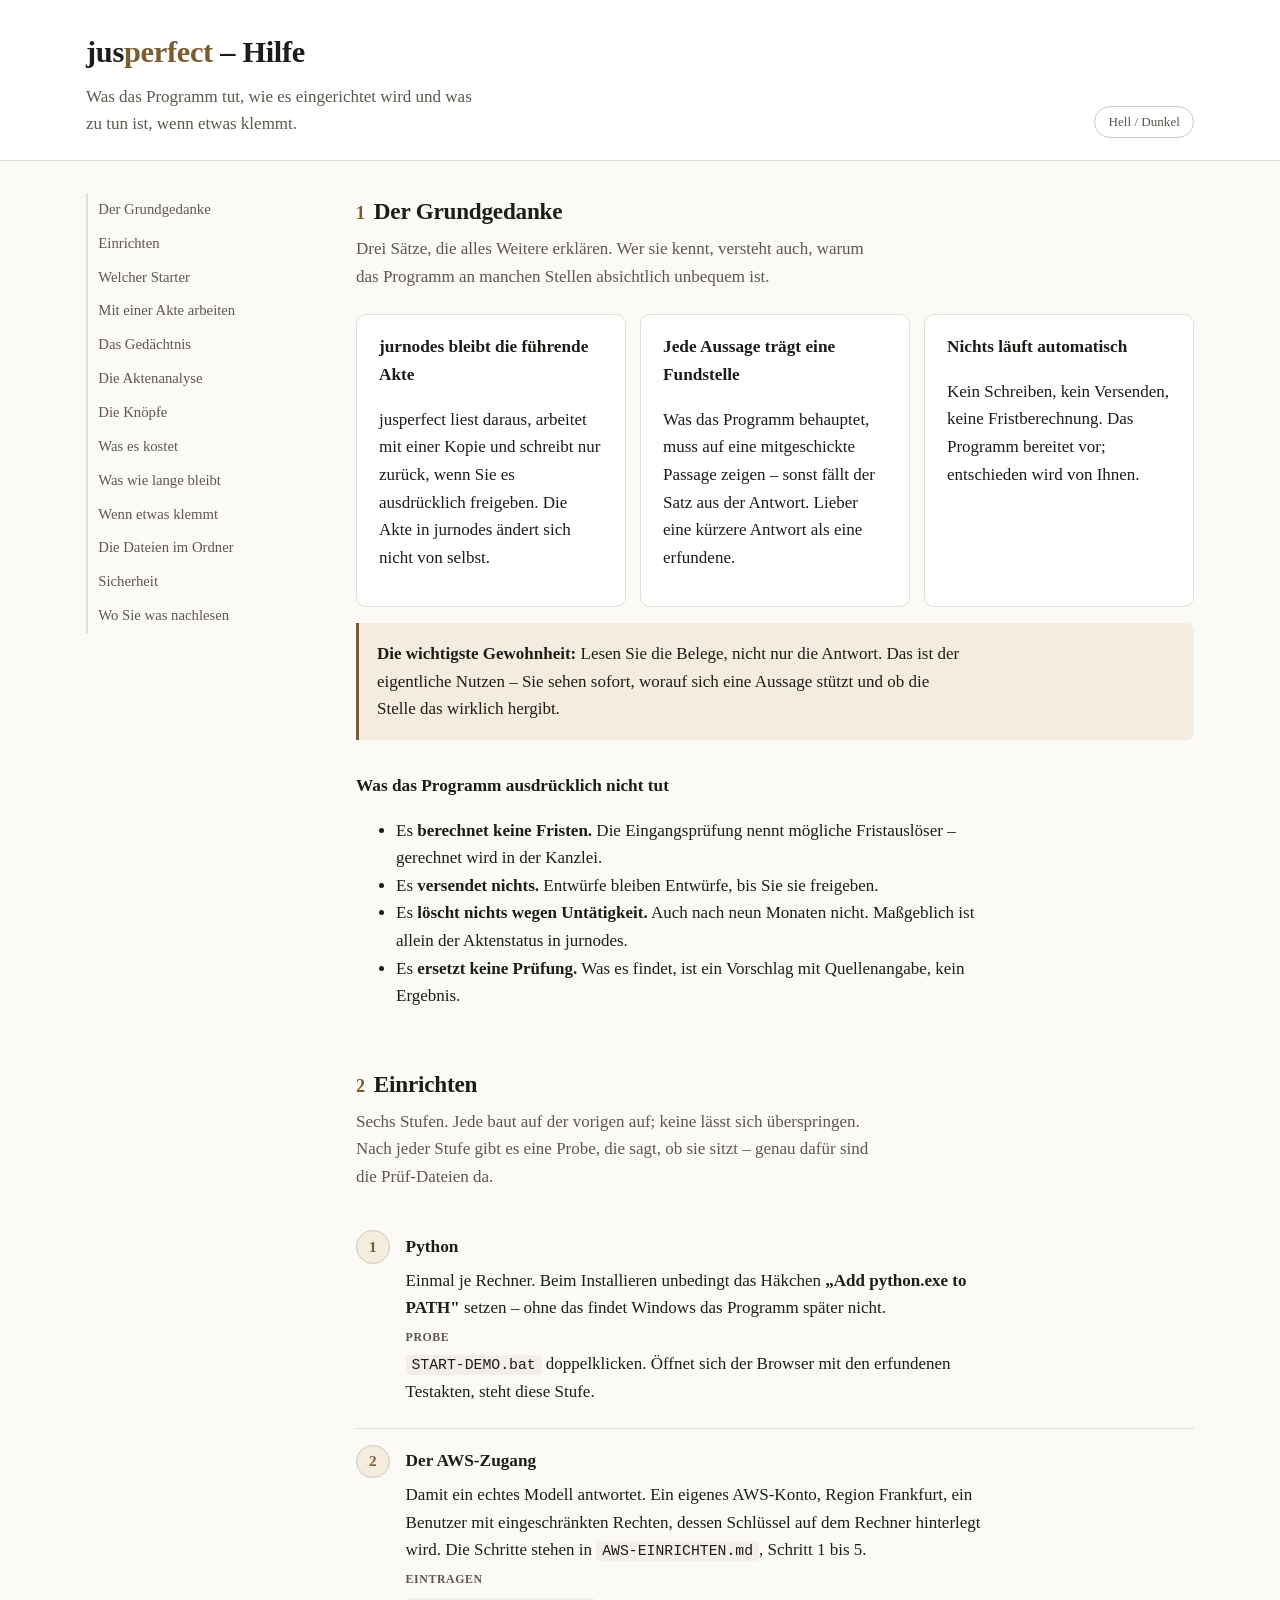
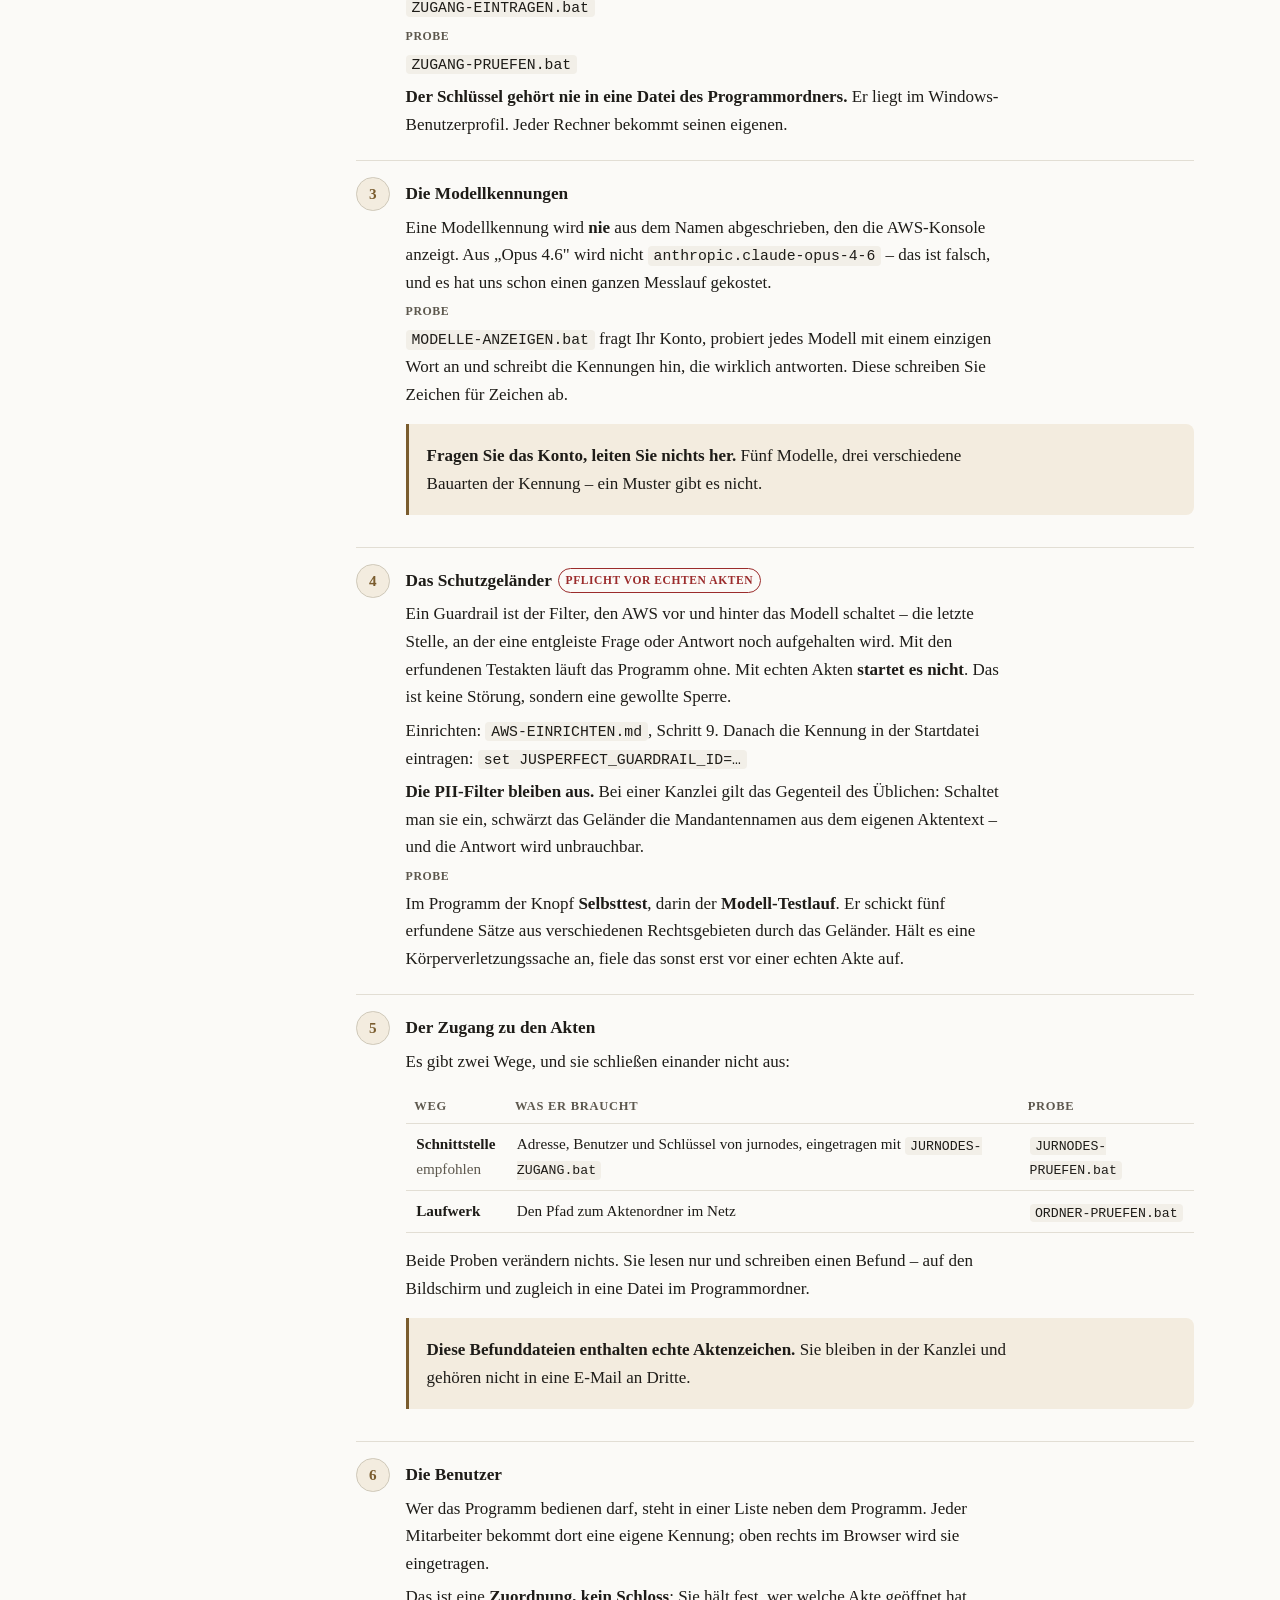
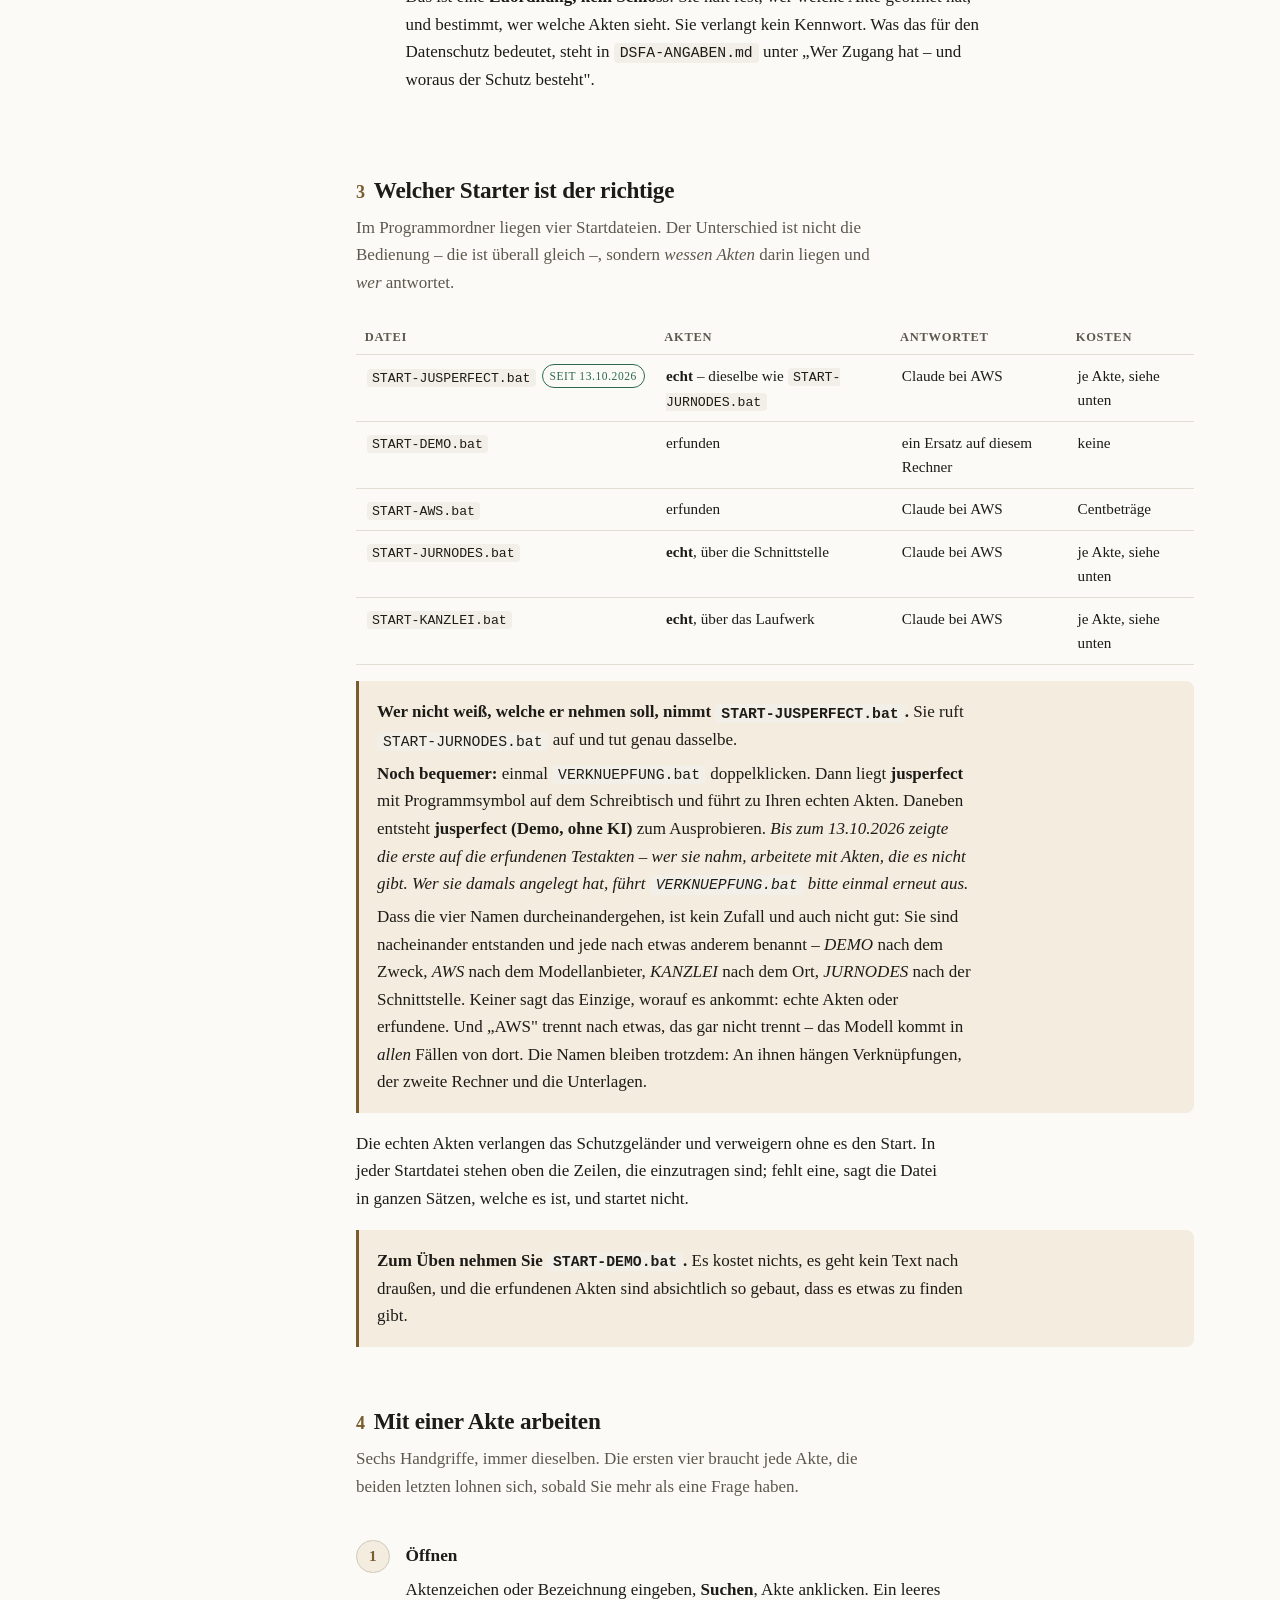
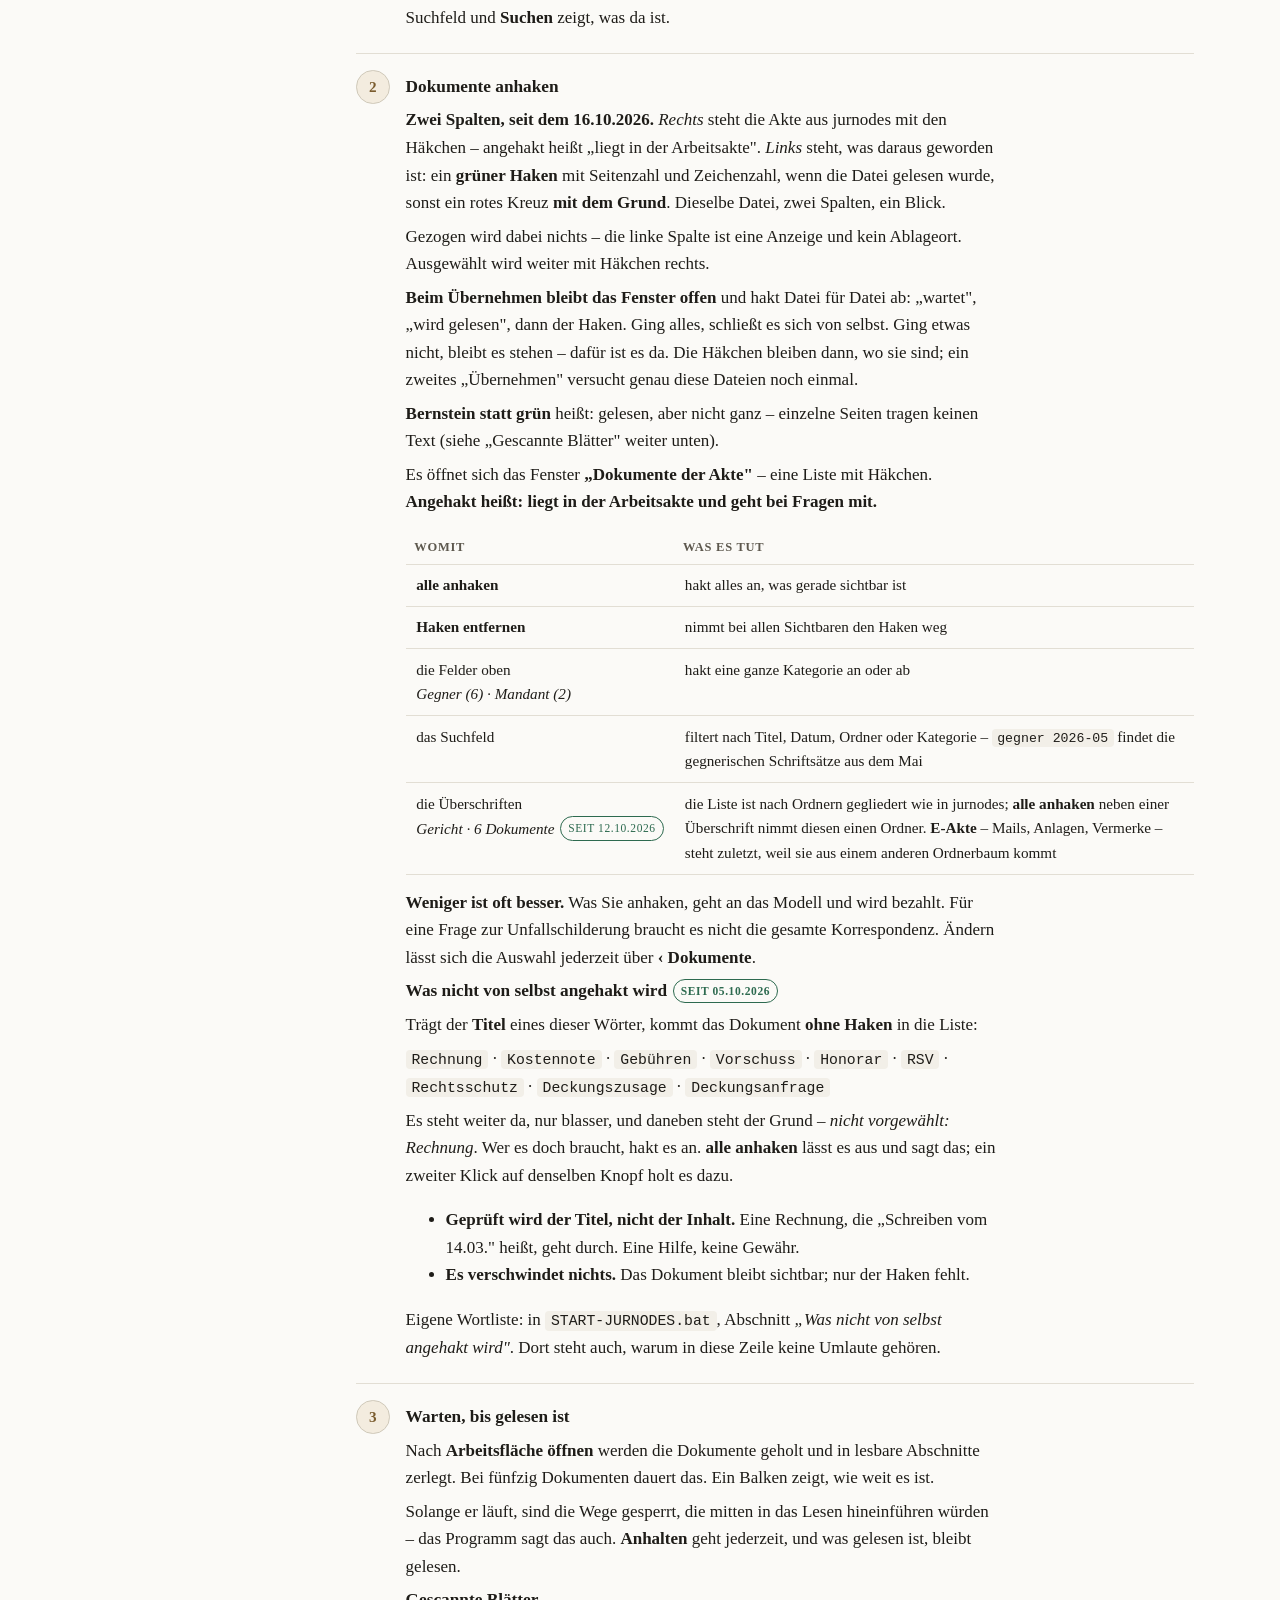
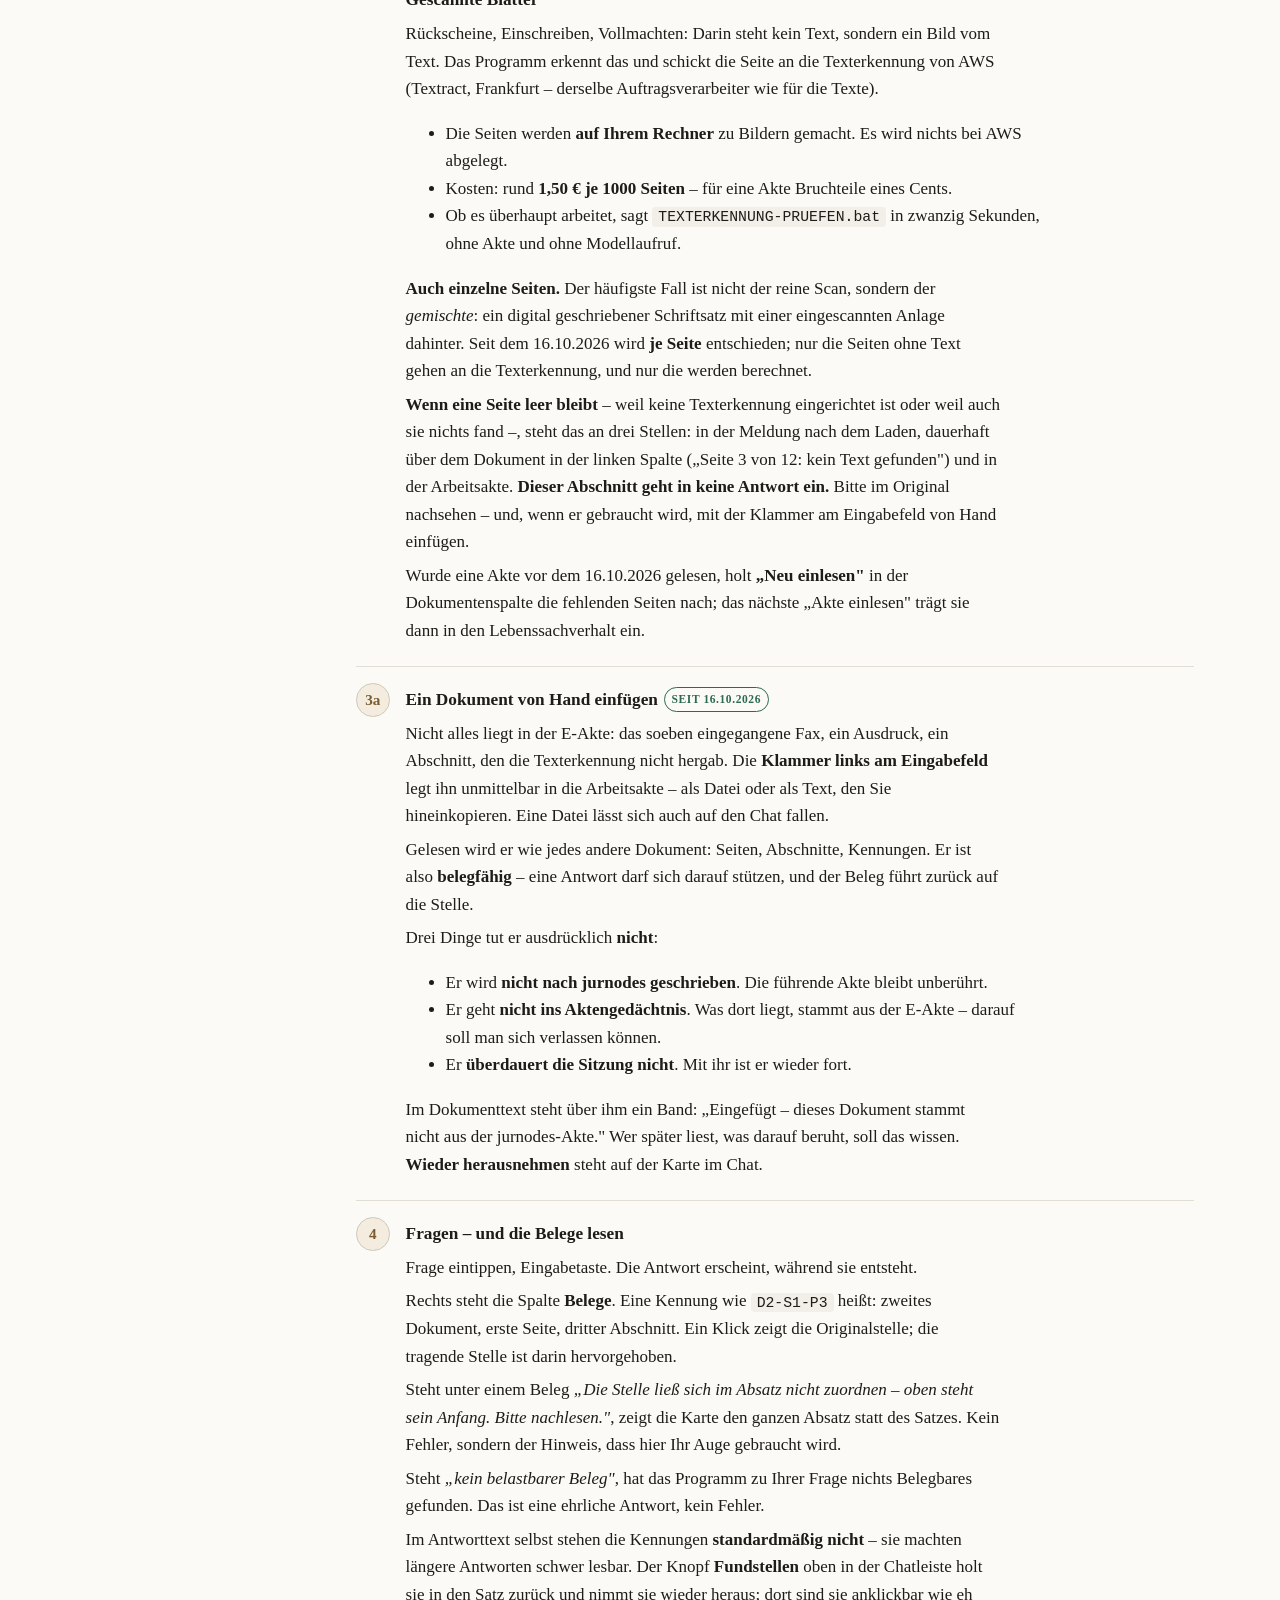
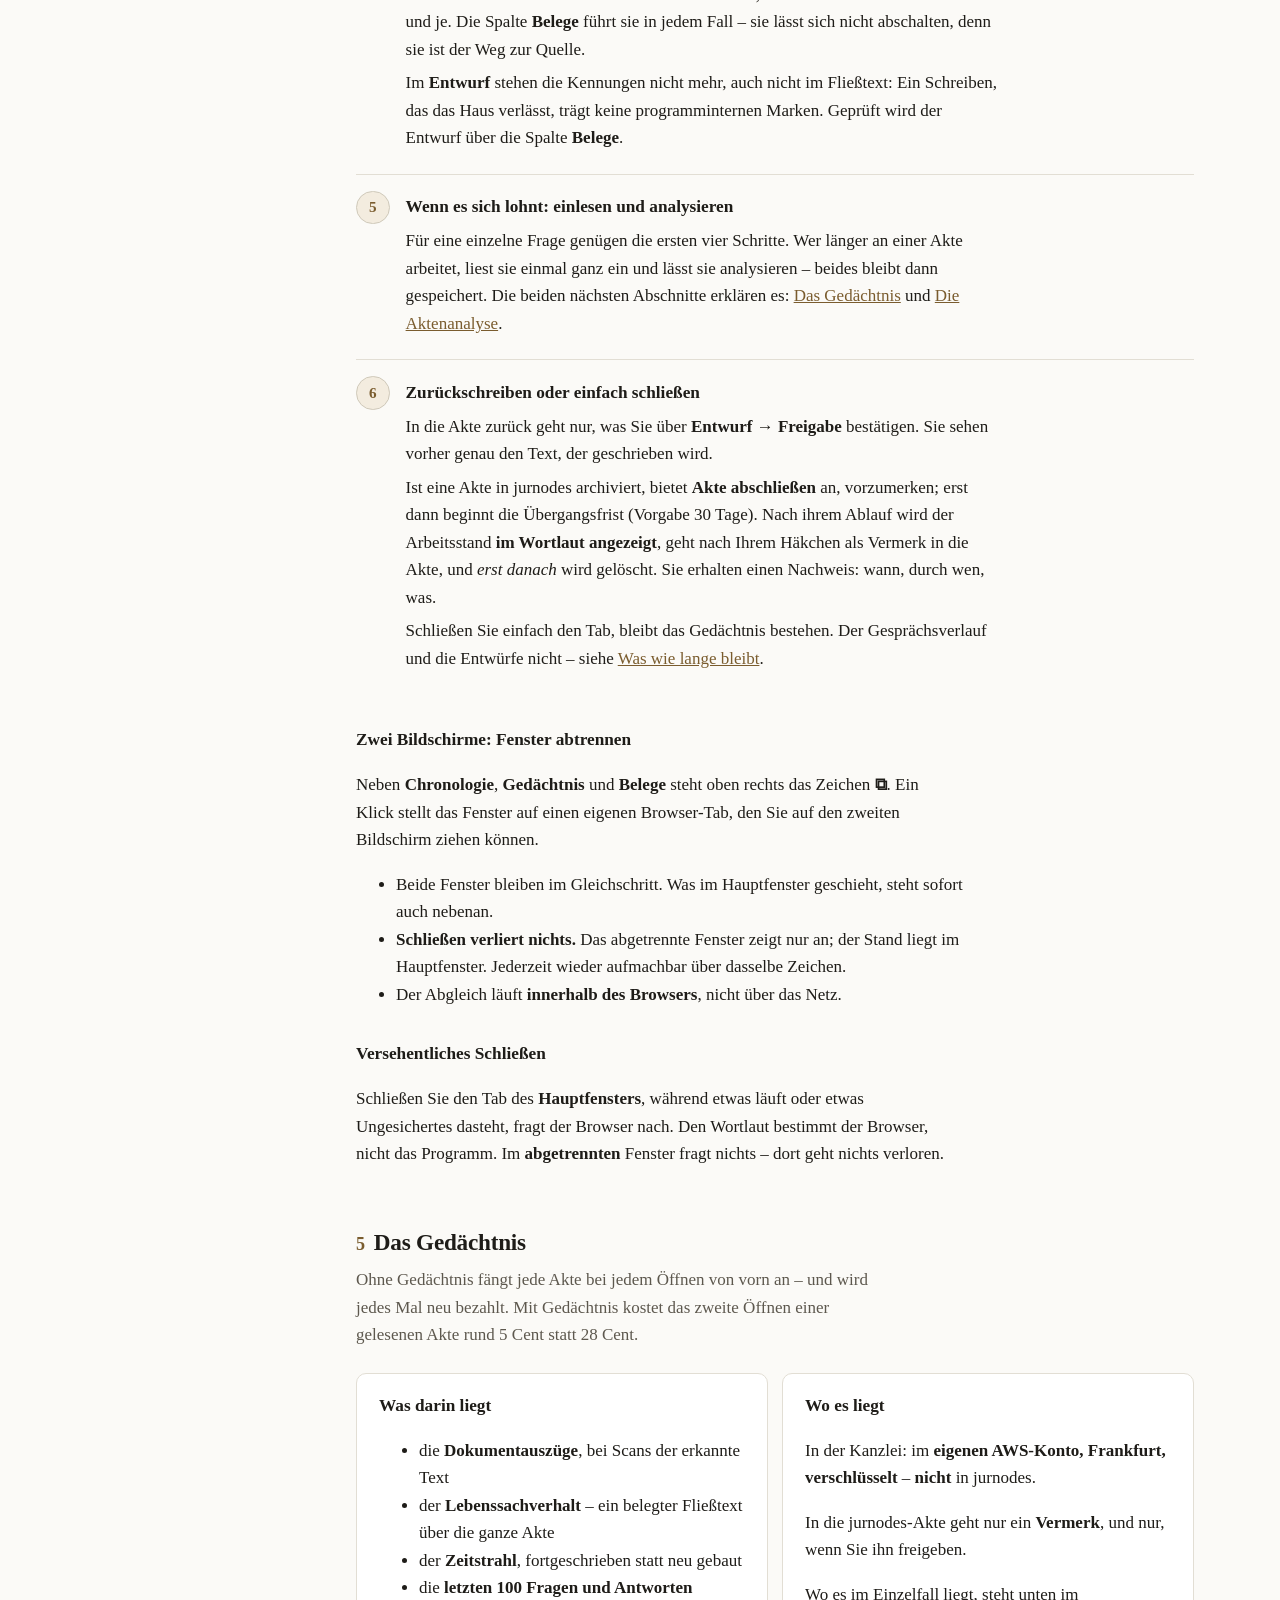
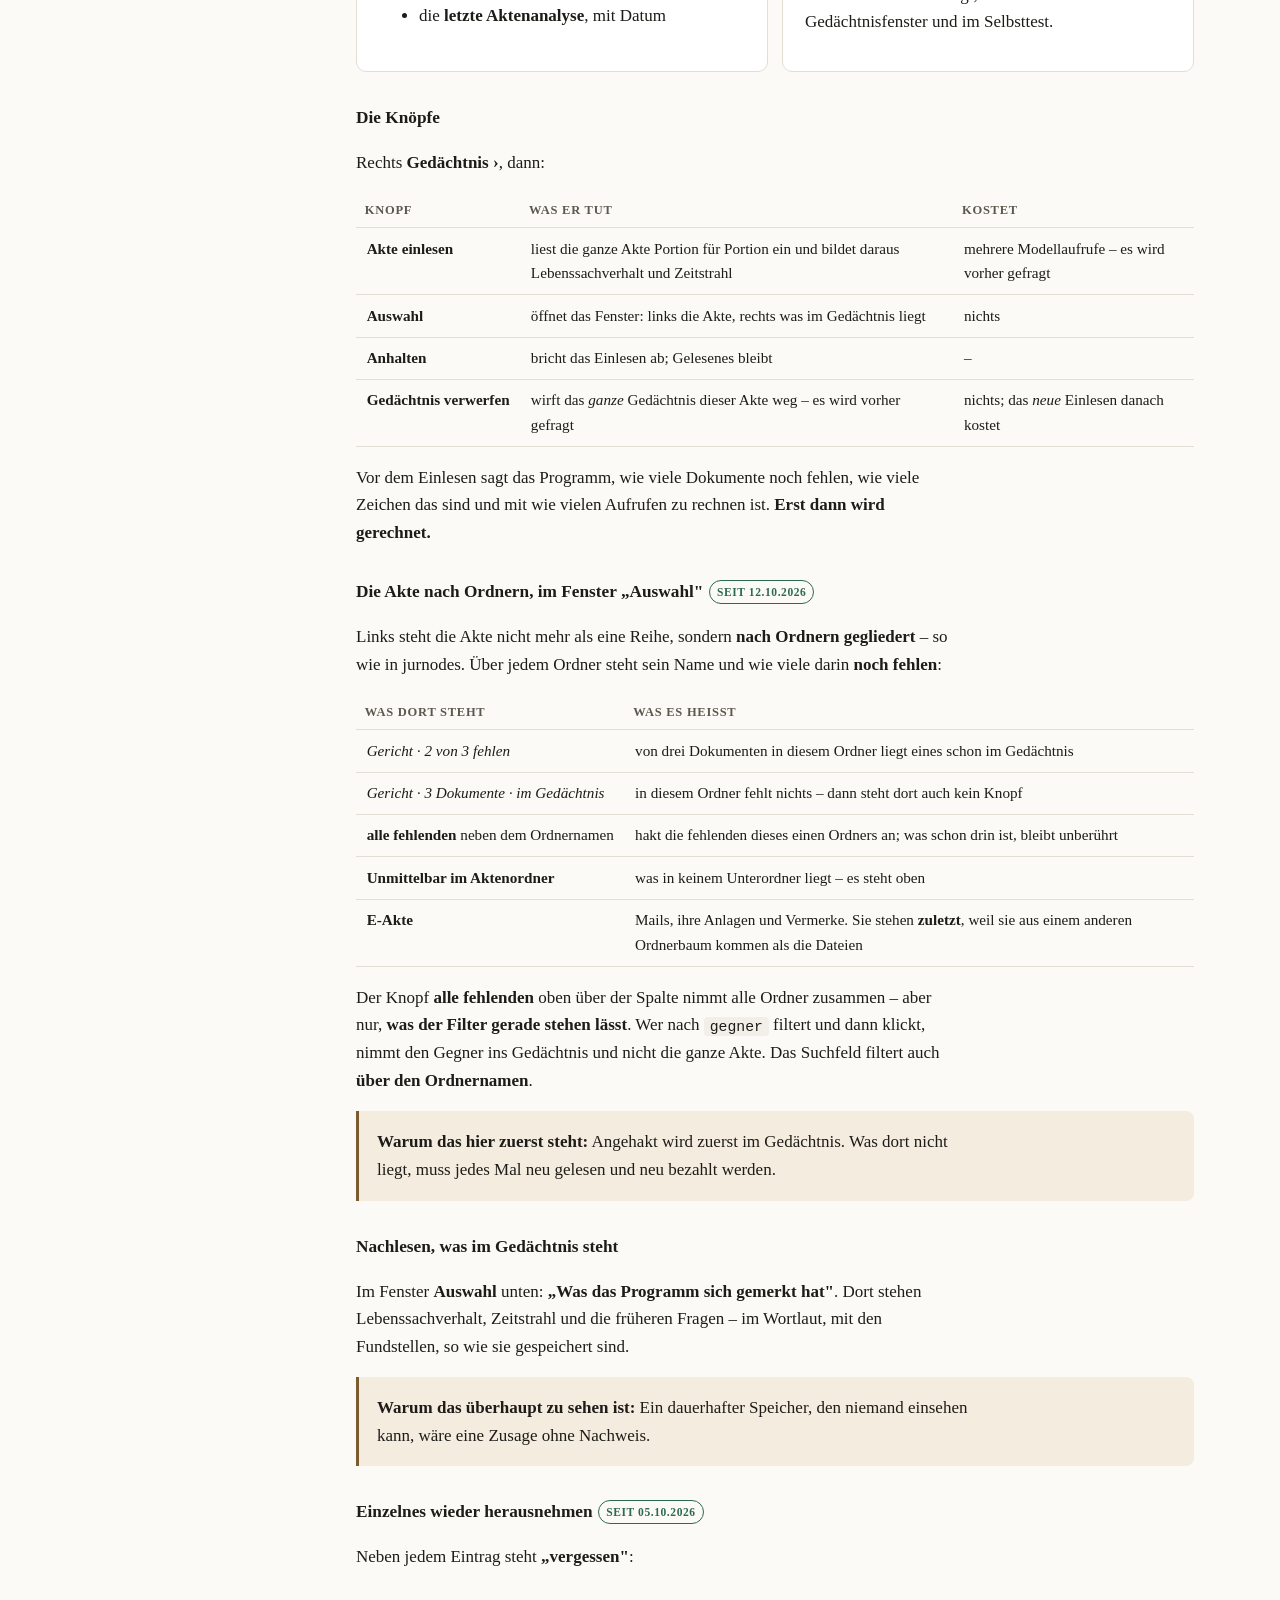
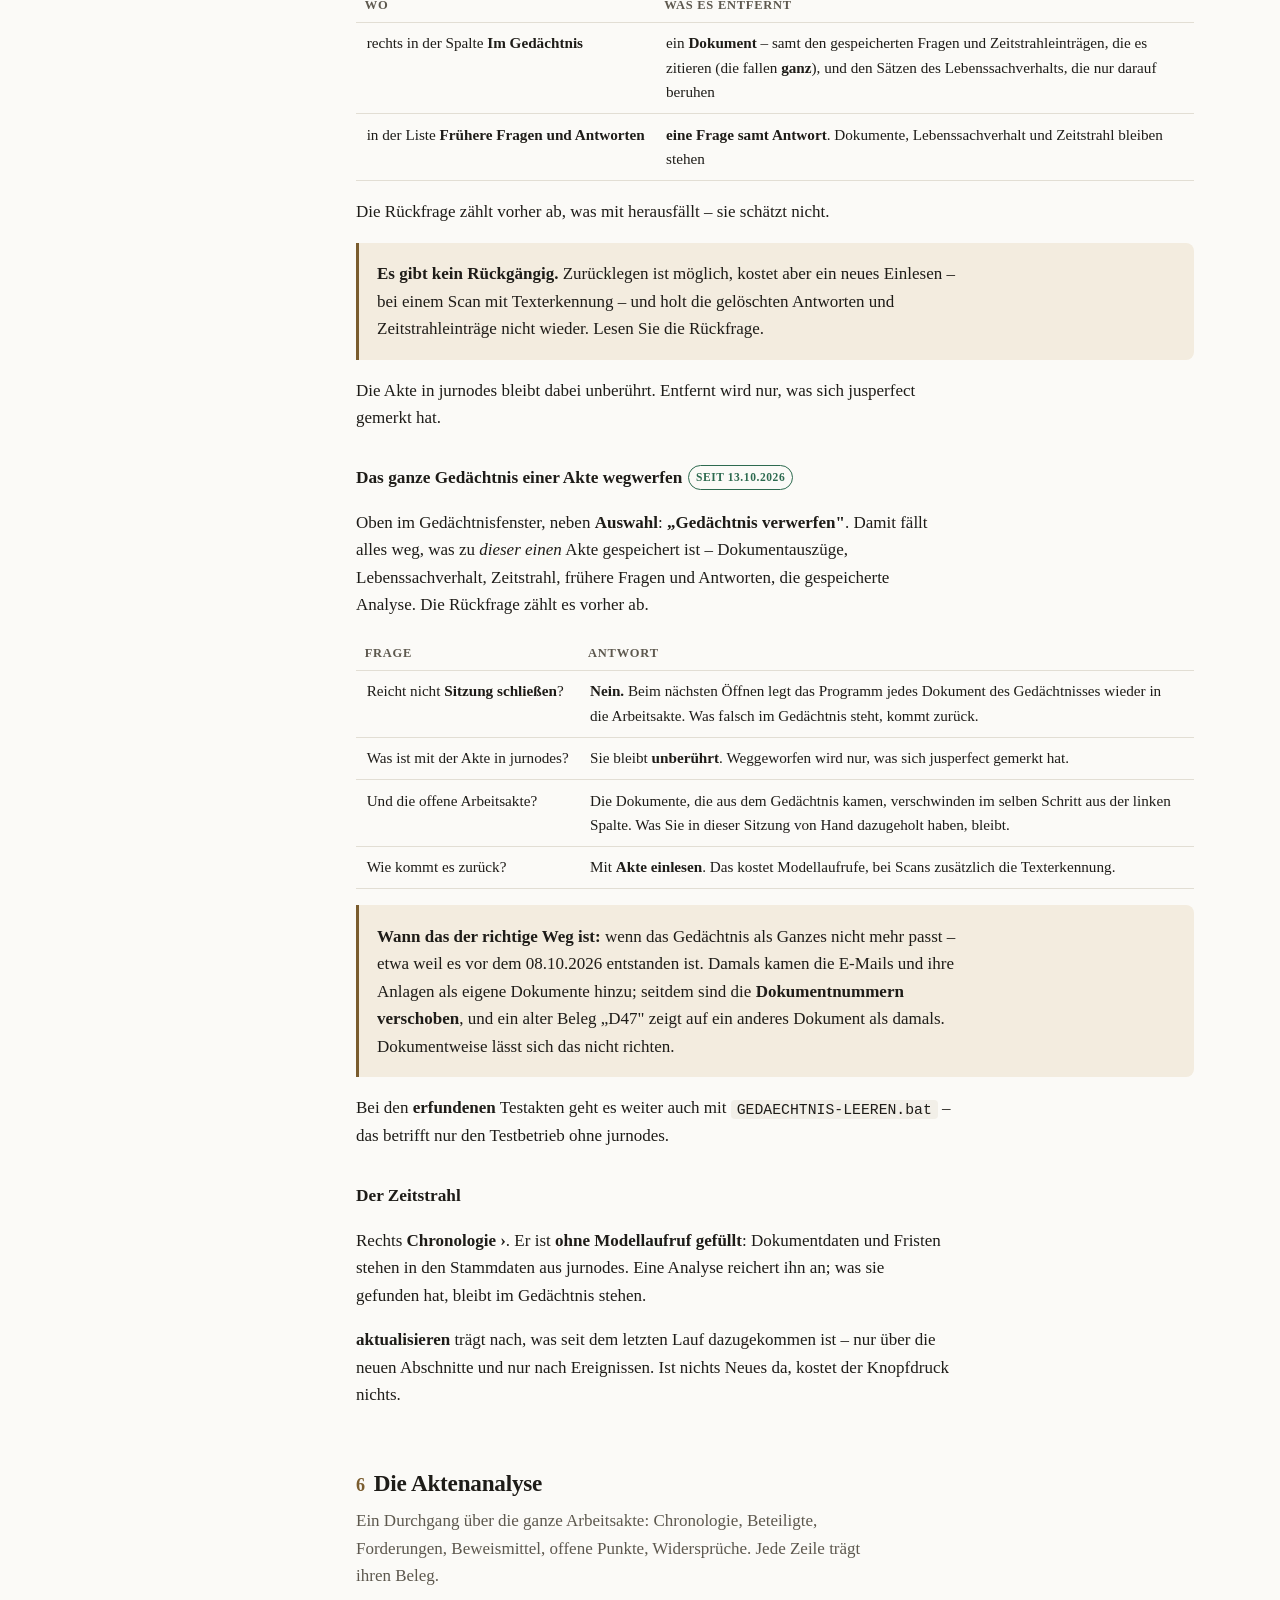
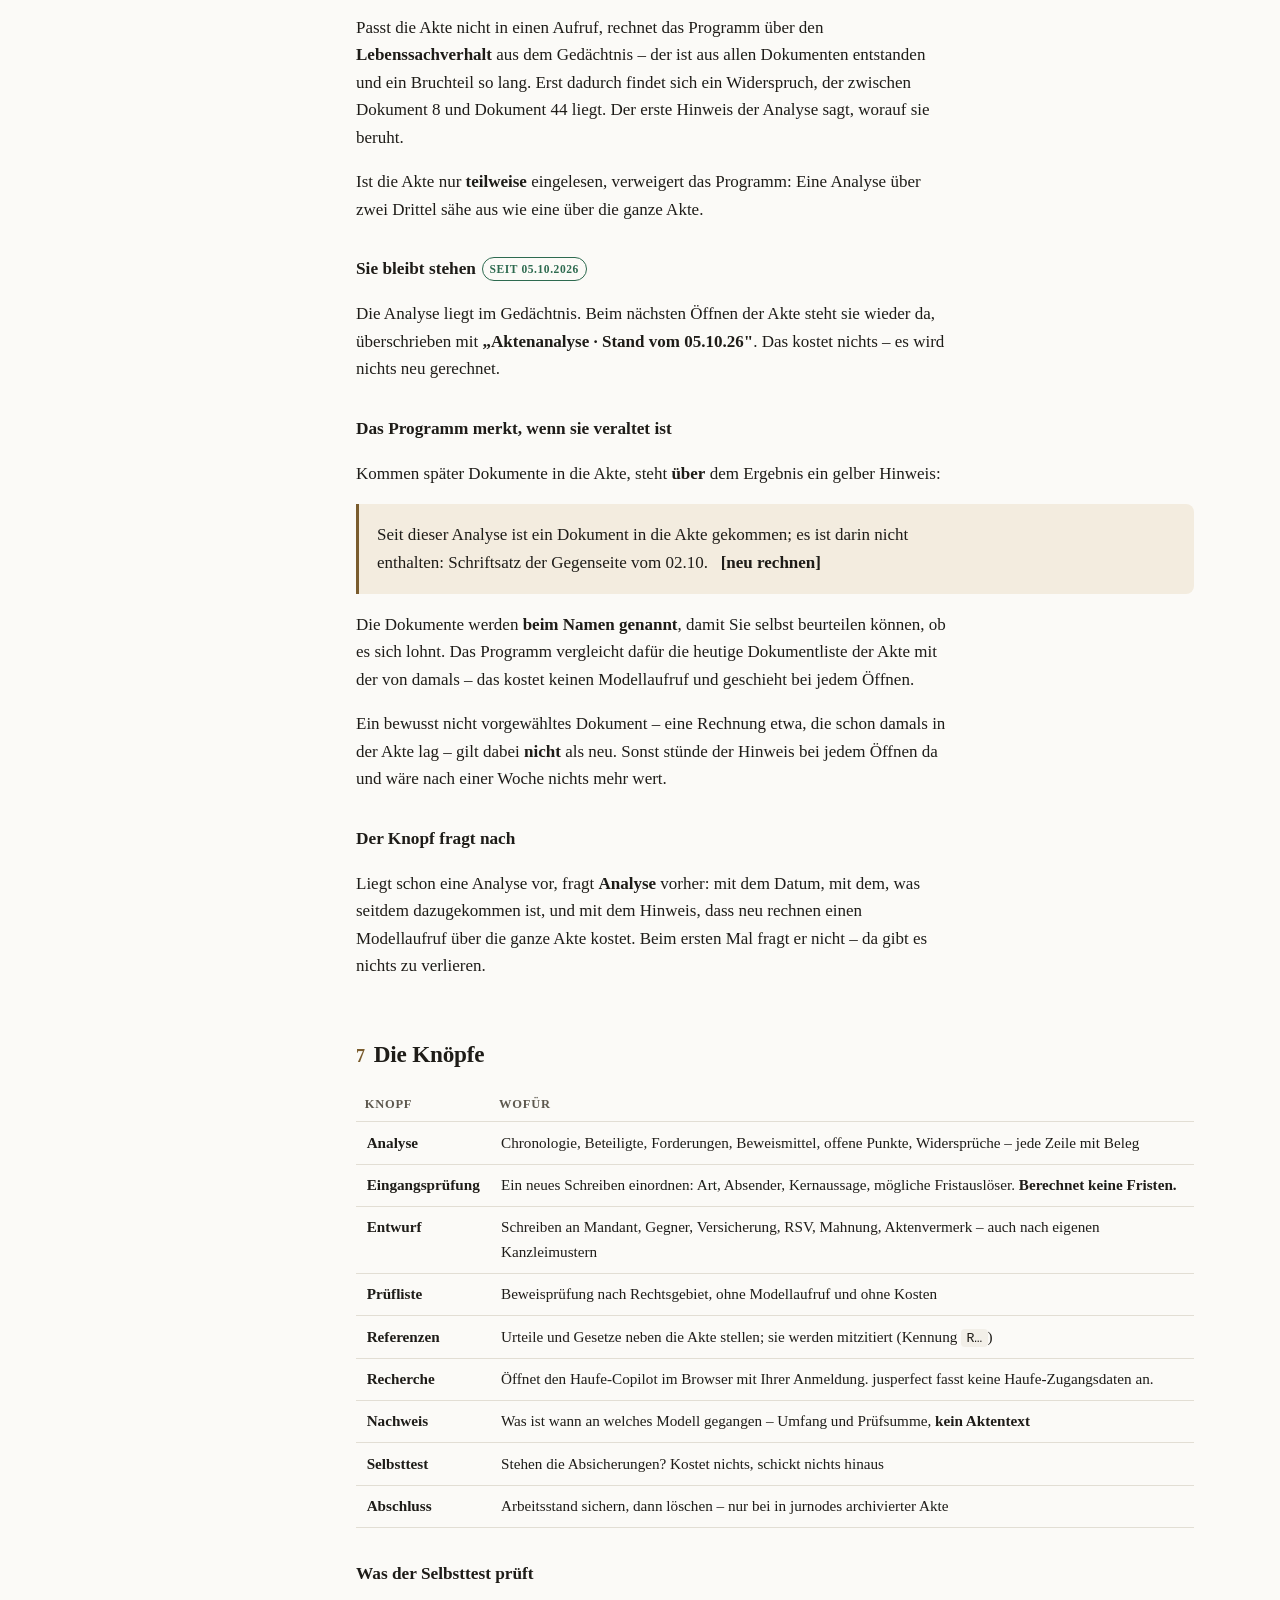
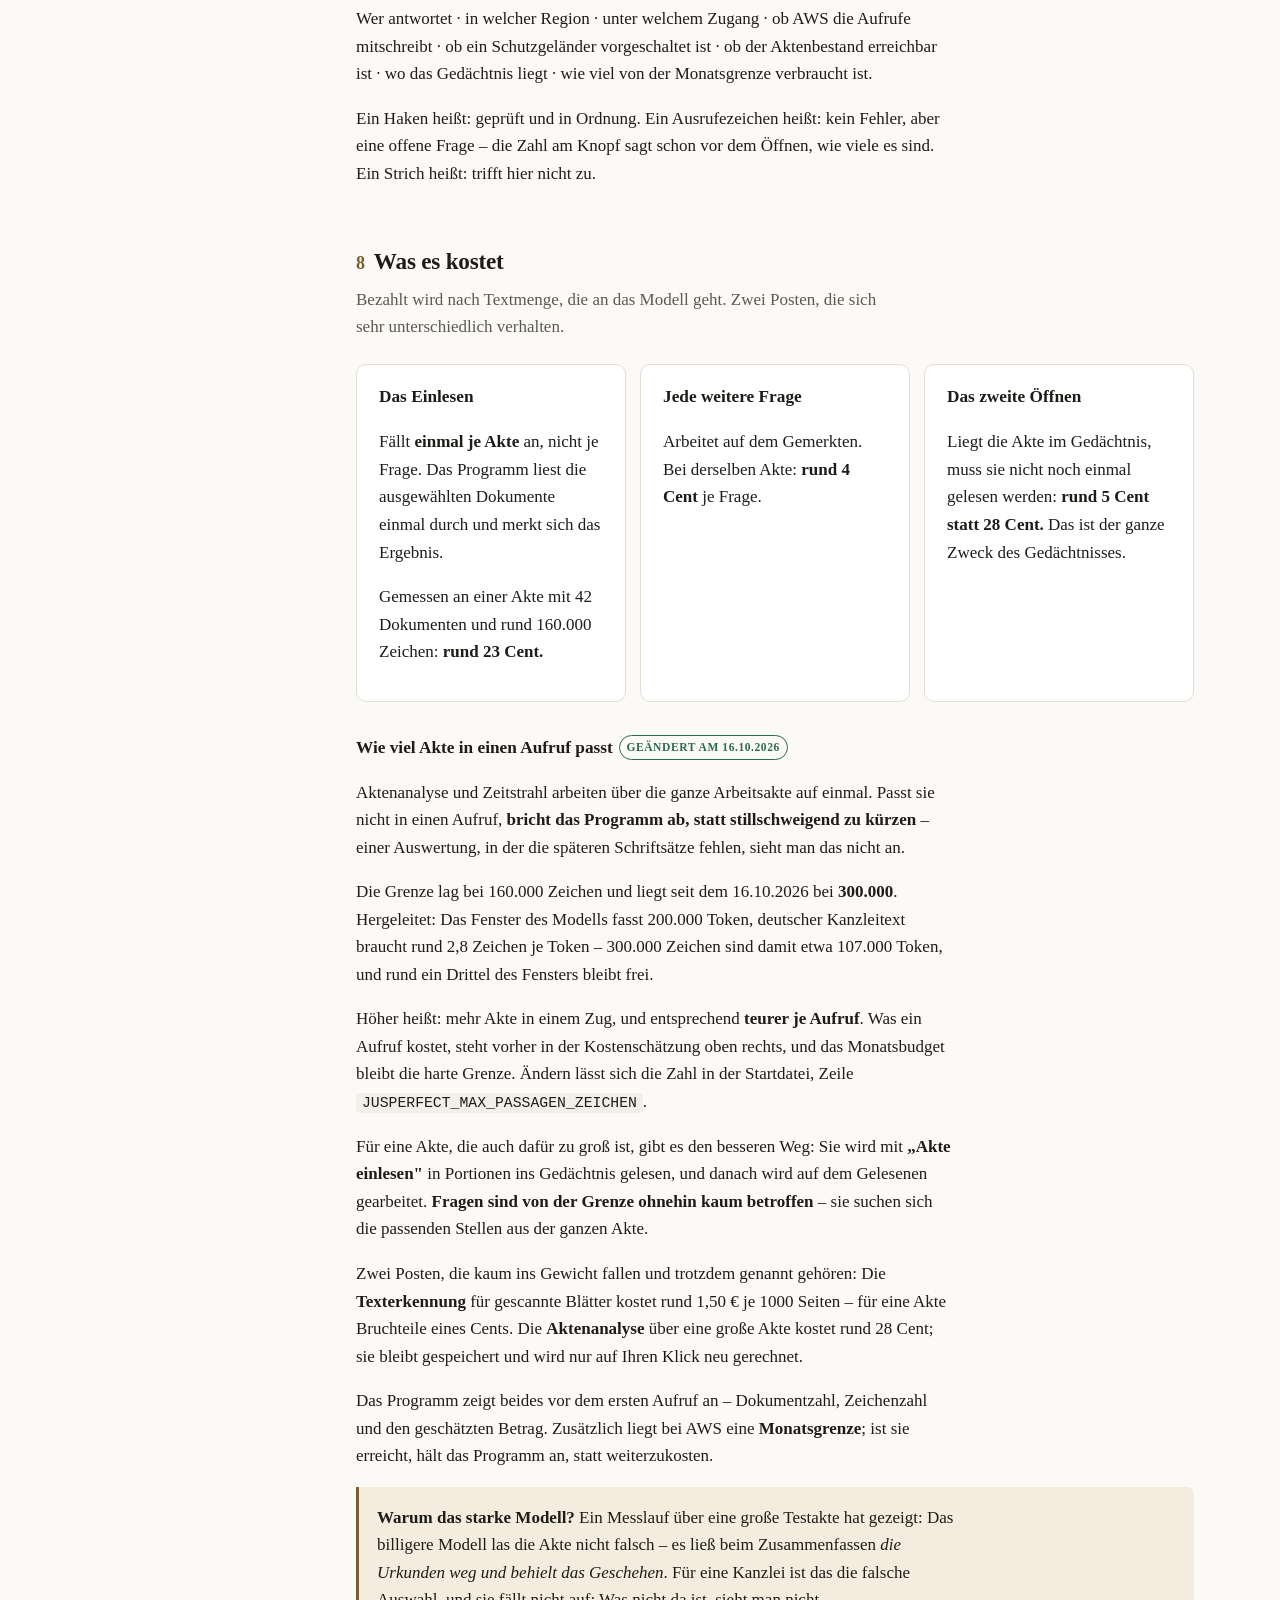
<file: HILFE.html>
<!DOCTYPE html>
<html lang="de">
<head>
<meta charset="utf-8">
<meta name="viewport" content="width=device-width, initial-scale=1">
<title>jusperfect – Hilfe</title>
<meta name="description" content="Erklaert, was jusperfect tut, fuehrt durch die Einrichtung und sagt, was zu tun ist, wenn etwas klemmt.">
<style>
:root{
  --papier:#fbfaf7; --karte:#ffffff; --linie:#e2ded4; --linie-stark:#cfc9ba;
  --text:#1e1c18; --text-leise:#5d584e; --akzent:#7a5c2e; --akzent-hell:#f3ecdf;
  --gut:#2d6a4f; --warn:#8a5a00; --schlecht:#9b2c2c; --code-bg:#f2efe8;
}
@media (prefers-color-scheme: dark){
  :root:not([data-theme="light"]){
    --papier:#16150f; --karte:#1e1d16; --linie:#34322a; --linie-stark:#474437;
    --text:#ece8dd; --text-leise:#a8a294; --akzent:#d8b878; --akzent-hell:#2a2519;
    --gut:#7fc8a0; --warn:#e0b25c; --schlecht:#e08a8a; --code-bg:#252319;
  }
}
:root[data-theme="dark"]{
  --papier:#16150f; --karte:#1e1d16; --linie:#34322a; --linie-stark:#474437;
  --text:#ece8dd; --text-leise:#a8a294; --akzent:#d8b878; --akzent-hell:#2a2519;
  --gut:#7fc8a0; --warn:#e0b25c; --schlecht:#e08a8a; --code-bg:#252319;
}
*{box-sizing:border-box}
html{scroll-behavior:smooth; scroll-padding-top:1.5rem}
body{
  margin:0; background:var(--papier); color:var(--text);
  font-family:"Iowan Old Style","Palatino Linotype",Palatino,Georgia,"Times New Roman",serif;
  font-size:17px; line-height:1.62; -webkit-text-size-adjust:100%;
}
.huelle{max-width:1140px; margin:0 auto; padding:0 16px}

/* Kopf */
header.kopf{border-bottom:1px solid var(--linie); background:var(--karte)}
.kopf-innen{max-width:1140px;margin:0 auto;padding:28px 16px 22px;
  display:flex;flex-wrap:wrap;gap:16px;align-items:flex-end;justify-content:space-between}
h1{font-size:1.9rem;margin:0;letter-spacing:-.01em;font-weight:600}
h1 .stift{color:var(--akzent)}
.untertitel{margin:.35rem 0 0;color:var(--text-leise);max-width:46ch}
.schalter{
  font:inherit;font-size:.82rem;background:transparent;color:var(--text-leise);
  border:1px solid var(--linie-stark);border-radius:999px;padding:.35em 1em;cursor:pointer;
}
.schalter:hover{color:var(--text);border-color:var(--akzent)}

/* Aufbau */
.aufbau{display:grid;grid-template-columns:230px minmax(0,1fr);gap:40px;padding:32px 16px 80px}
nav.seitlich{position:sticky;top:20px;align-self:start;max-height:calc(100vh - 40px);overflow:auto}
nav.seitlich ol{list-style:none;margin:0;padding:0;font-size:.92rem}
nav.seitlich a{
  display:block;padding:.34em .7em;color:var(--text-leise);text-decoration:none;
  border-left:2px solid var(--linie);border-radius:0 4px 4px 0;
}
nav.seitlich a:hover{color:var(--text);background:var(--akzent-hell);border-left-color:var(--akzent)}
nav.seitlich a.hier{color:var(--text);border-left-color:var(--akzent);font-weight:600}

main{min-width:0}
section{margin:0 0 56px;scroll-margin-top:20px}
h2{font-size:1.45rem;margin:0 0 .2em;font-weight:600;letter-spacing:-.01em}
h2 .nr{color:var(--akzent);font-size:.78em;margin-right:.5em;font-variant-numeric:tabular-nums}
.vorspann{color:var(--text-leise);margin:.1em 0 1.4em;max-width:62ch}
h3{font-size:1.08rem;margin:2rem 0 .5rem;font-weight:600}
p,li{max-width:70ch}
a{color:var(--akzent)}

.karte{background:var(--karte);border:1px solid var(--linie);border-radius:10px;padding:18px 22px;margin:14px 0}
.karte h3{margin-top:0}
.raster{display:grid;gap:14px;grid-template-columns:repeat(auto-fit,minmax(250px,1fr))}
.raster .karte{margin:0}

.merksatz{
  border-left:3px solid var(--akzent);background:var(--akzent-hell);
  padding:12px 18px;border-radius:0 8px 8px 0;margin:16px 0;
}
.merksatz p{margin:.3em 0}
.merksatz strong{color:var(--text)}

code,kbd{font-family:ui-monospace,"SF Mono",Menlo,Consolas,monospace;font-size:.87em;
  background:var(--code-bg);padding:.12em .4em;border-radius:4px;word-break:break-word}
pre{background:var(--code-bg);border:1px solid var(--linie);border-radius:8px;
  padding:12px 14px;overflow-x:auto;font-size:.84rem;line-height:1.5}
pre code{background:none;padding:0}

table{border-collapse:collapse;width:100%;margin:14px 0;font-size:.95rem}
th,td{text-align:left;padding:.55em .7em;border-bottom:1px solid var(--linie);vertical-align:top}
th{font-size:.78rem;text-transform:uppercase;letter-spacing:.06em;color:var(--text-leise);font-weight:600}
td:first-child{white-space:nowrap}
@media (max-width:640px){td:first-child{white-space:normal}}

/* Stufen der Einrichtung */
.stufe{display:flex;gap:16px;padding:16px 0;border-top:1px solid var(--linie)}
.stufe:first-of-type{border-top:0}
.stufe .zahl{
  flex:0 0 2.1rem;height:2.1rem;border-radius:50%;background:var(--akzent-hell);
  color:var(--akzent);display:flex;align-items:center;justify-content:center;
  font-weight:700;font-size:.95rem;border:1px solid var(--linie-stark)
}
.stufe .inhalt{min-width:0;flex:1}
.stufe h3{margin:.15rem 0 .35rem}
.stufe p{margin:.35em 0}
.marke{display:inline-block;font-size:.72rem;letter-spacing:.05em;text-transform:uppercase;
  padding:.18em .6em;border-radius:999px;border:1px solid var(--linie-stark);color:var(--text-leise);
  margin-left:.5em;vertical-align:.15em}
.marke.pflicht{color:var(--schlecht);border-color:var(--schlecht)}
.marke.fertig{color:var(--gut);border-color:var(--gut)}

/* Stoerungen */
.suchfeld{
  width:100%;max-width:520px;font:inherit;font-size:1rem;padding:.6em .9em;
  border:1px solid var(--linie-stark);border-radius:8px;background:var(--karte);color:var(--text);
}
.suchfeld:focus{outline:2px solid var(--akzent);outline-offset:1px}
.trefferzahl{color:var(--text-leise);font-size:.88rem;margin:.6em 0 1.2em}
details.stoerung{border:1px solid var(--linie);border-radius:8px;background:var(--karte);margin:8px 0}
details.stoerung summary{
  cursor:pointer;padding:.7em 1em;font-weight:600;list-style:none;display:flex;gap:.6em;align-items:baseline
}
details.stoerung summary::-webkit-details-marker{display:none}
details.stoerung summary::before{content:"›";color:var(--akzent);font-size:1.2em;line-height:1;transition:transform .15s}
details.stoerung[open] summary::before{transform:rotate(90deg)}
details.stoerung .koerper{padding:0 1em 1em 2.2em;border-top:1px solid var(--linie);margin-top:0;padding-top:.8em}
details.stoerung .koerper p:first-child{margin-top:0}
.wo{display:block;font-size:.74rem;text-transform:uppercase;letter-spacing:.05em;color:var(--text-leise);font-weight:600;margin-bottom:.3em}
.nichts{color:var(--text-leise);font-style:italic;padding:1em 0}

footer{border-top:1px solid var(--linie);padding:24px 0 60px;color:var(--text-leise);font-size:.88rem}

@media (max-width:860px){
  .aufbau{grid-template-columns:1fr;gap:0;padding:20px 16px 60px}
  nav.seitlich{position:static;max-height:none;margin-bottom:28px;
    border:1px solid var(--linie);border-radius:10px;background:var(--karte);padding:10px}
  nav.seitlich ol{columns:2;column-gap:10px}
  nav.seitlich a{border-left:0;padding:.3em .4em}
  nav.seitlich a.hier{border-left:0}
}
@media print{
  nav.seitlich,.schalter,.suchfeld,.trefferzahl{display:none}
  .aufbau{grid-template-columns:1fr}
  body{background:#fff;color:#000;font-size:11pt}
  details.stoerung{break-inside:avoid}
  details.stoerung .koerper{display:block !important}
  a{color:#000;text-decoration:none}
}
</style>
</head>
<body>

<header class="kopf">
  <div class="kopf-innen">
    <div>
      <h1>jus<span class="stift">perfect</span> – Hilfe</h1>
      <p class="untertitel">Was das Programm tut, wie es eingerichtet wird und was zu tun ist,
      wenn etwas klemmt.</p>
    </div>
    <button class="schalter" id="theme-schalter" type="button">Hell / Dunkel</button>
  </div>
</header>

<div class="huelle aufbau">

<nav class="seitlich" aria-label="Inhalt">
  <ol>
    <li><a href="#ueberblick">Der Grundgedanke</a></li>
    <li><a href="#einrichten">Einrichten</a></li>
    <li><a href="#starter">Welcher Starter</a></li>
    <li><a href="#arbeiten">Mit einer Akte arbeiten</a></li>
    <li><a href="#gedaechtnis">Das Gedächtnis</a></li>
    <li><a href="#analyse">Die Aktenanalyse</a></li>
    <li><a href="#knoepfe">Die Knöpfe</a></li>
    <li><a href="#kosten">Was es kostet</a></li>
    <li><a href="#speicherung">Was wie lange bleibt</a></li>
    <li><a href="#stoerungen">Wenn etwas klemmt</a></li>
    <li><a href="#dateien">Die Dateien im Ordner</a></li>
    <li><a href="#sicherheit">Sicherheit</a></li>
    <li><a href="#nachlesen">Wo Sie was nachlesen</a></li>
  </ol>
</nav>

<main>

<!-- ================= 1 ================= -->
<section id="ueberblick">
  <h2><span class="nr">1</span>Der Grundgedanke</h2>
  <p class="vorspann">Drei Sätze, die alles Weitere erklären. Wer sie kennt, versteht auch,
  warum das Programm an manchen Stellen absichtlich unbequem ist.</p>

  <div class="raster">
    <div class="karte">
      <h3>jurnodes bleibt die führende Akte</h3>
      <p>jusperfect liest daraus, arbeitet mit einer Kopie und schreibt nur zurück, wenn
      Sie es ausdrücklich freigeben. Die Akte in jurnodes ändert sich nicht von selbst.</p>
    </div>
    <div class="karte">
      <h3>Jede Aussage trägt eine Fundstelle</h3>
      <p>Was das Programm behauptet, muss auf eine mitgeschickte Passage zeigen – sonst
      fällt der Satz aus der Antwort. Lieber eine kürzere Antwort als eine erfundene.</p>
    </div>
    <div class="karte">
      <h3>Nichts läuft automatisch</h3>
      <p>Kein Schreiben, kein Versenden, keine Fristberechnung. Das Programm bereitet vor;
      entschieden wird von Ihnen.</p>
    </div>
  </div>

  <div class="merksatz">
    <p><strong>Die wichtigste Gewohnheit:</strong> Lesen Sie die Belege, nicht nur die
    Antwort. Das ist der eigentliche Nutzen – Sie sehen sofort, worauf sich eine Aussage
    stützt und ob die Stelle das wirklich hergibt.</p>
  </div>

  <h3>Was das Programm ausdrücklich nicht tut</h3>
  <ul>
    <li>Es <strong>berechnet keine Fristen.</strong> Die Eingangsprüfung nennt mögliche
    Fristauslöser – gerechnet wird in der Kanzlei.</li>
    <li>Es <strong>versendet nichts.</strong> Entwürfe bleiben Entwürfe, bis Sie sie
    freigeben.</li>
    <li>Es <strong>löscht nichts wegen Untätigkeit.</strong> Auch nach neun Monaten nicht.
    Maßgeblich ist allein der Aktenstatus in jurnodes.</li>
    <li>Es <strong>ersetzt keine Prüfung.</strong> Was es findet, ist ein Vorschlag mit
    Quellenangabe, kein Ergebnis.</li>
  </ul>
</section>

<!-- ================= 2 ================= -->
<section id="einrichten">
  <h2><span class="nr">2</span>Einrichten</h2>
  <p class="vorspann">Sechs Stufen. Jede baut auf der vorigen auf; keine lässt sich
  überspringen. Nach jeder Stufe gibt es eine Probe, die sagt, ob sie sitzt – genau dafür
  sind die Prüf-Dateien da.</p>

  <div class="stufe">
    <div class="zahl">1</div>
    <div class="inhalt">
      <h3>Python</h3>
      <p>Einmal je Rechner. Beim Installieren unbedingt das Häkchen
      <strong>„Add python.exe to PATH"</strong> setzen – ohne das findet Windows das
      Programm später nicht.</p>
      <p><span class="wo">Probe</span> <code>START-DEMO.bat</code> doppelklicken. Öffnet
      sich der Browser mit den erfundenen Testakten, steht diese Stufe.</p>
    </div>
  </div>

  <div class="stufe">
    <div class="zahl">2</div>
    <div class="inhalt">
      <h3>Der AWS-Zugang</h3>
      <p>Damit ein echtes Modell antwortet. Ein eigenes AWS-Konto, Region Frankfurt, ein
      Benutzer mit eingeschränkten Rechten, dessen Schlüssel auf dem Rechner hinterlegt
      wird. Die Schritte stehen in <code>AWS-EINRICHTEN.md</code>, Schritt 1 bis 5.</p>
      <p><span class="wo">Eintragen</span> <code>ZUGANG-EINTRAGEN.bat</code></p>
      <p><span class="wo">Probe</span> <code>ZUGANG-PRUEFEN.bat</code></p>
      <p><strong>Der Schlüssel gehört nie in eine Datei des Programmordners.</strong> Er
      liegt im Windows-Benutzerprofil. Jeder Rechner bekommt seinen eigenen.</p>
    </div>
  </div>

  <div class="stufe">
    <div class="zahl">3</div>
    <div class="inhalt">
      <h3>Die Modellkennungen</h3>
      <p>Eine Modellkennung wird <strong>nie</strong> aus dem Namen abgeschrieben, den die
      AWS-Konsole anzeigt. Aus „Opus 4.6" wird nicht
      <code>anthropic.claude-opus-4-6</code> – das ist falsch, und es hat uns schon einen
      ganzen Messlauf gekostet.</p>
      <p><span class="wo">Probe</span> <code>MODELLE-ANZEIGEN.bat</code> fragt Ihr Konto,
      probiert jedes Modell mit einem einzigen Wort an und schreibt die Kennungen hin, die
      wirklich antworten. Diese schreiben Sie Zeichen für Zeichen ab.</p>
      <div class="merksatz"><p><strong>Fragen Sie das Konto, leiten Sie nichts her.</strong>
      Fünf Modelle, drei verschiedene Bauarten der Kennung – ein Muster gibt es nicht.</p></div>
    </div>
  </div>

  <div class="stufe">
    <div class="zahl">4</div>
    <div class="inhalt">
      <h3>Das Schutzgeländer<span class="marke pflicht">Pflicht vor echten Akten</span></h3>
      <p>Ein Guardrail ist der Filter, den AWS vor und hinter das Modell schaltet – die
      letzte Stelle, an der eine entgleiste Frage oder Antwort noch aufgehalten wird. Mit
      den erfundenen Testakten läuft das Programm ohne. Mit echten Akten
      <strong>startet es nicht</strong>. Das ist keine Störung, sondern eine gewollte Sperre.</p>
      <p>Einrichten: <code>AWS-EINRICHTEN.md</code>, Schritt 9. Danach die Kennung in der
      Startdatei eintragen: <code>set JUSPERFECT_GUARDRAIL_ID=…</code></p>
      <p><strong>Die PII-Filter bleiben aus.</strong> Bei einer Kanzlei gilt das Gegenteil
      des Üblichen: Schaltet man sie ein, schwärzt das Geländer die Mandantennamen aus dem
      eigenen Aktentext – und die Antwort wird unbrauchbar.</p>
      <p><span class="wo">Probe</span> Im Programm der Knopf <strong>Selbsttest</strong>,
      darin der <strong>Modell-Testlauf</strong>. Er schickt fünf erfundene Sätze aus
      verschiedenen Rechtsgebieten durch das Geländer. Hält es eine
      Körperverletzungssache an, fiele das sonst erst vor einer echten Akte auf.</p>
    </div>
  </div>

  <div class="stufe">
    <div class="zahl">5</div>
    <div class="inhalt">
      <h3>Der Zugang zu den Akten</h3>
      <p>Es gibt zwei Wege, und sie schließen einander nicht aus:</p>
      <table>
        <tr><th>Weg</th><th>Was er braucht</th><th>Probe</th></tr>
        <tr>
          <td><strong>Schnittstelle</strong><br><span style="color:var(--text-leise)">empfohlen</span></td>
          <td>Adresse, Benutzer und Schlüssel von jurnodes, eingetragen mit
          <code>JURNODES-ZUGANG.bat</code></td>
          <td><code>JURNODES-PRUEFEN.bat</code></td>
        </tr>
        <tr>
          <td><strong>Laufwerk</strong></td>
          <td>Den Pfad zum Aktenordner im Netz</td>
          <td><code>ORDNER-PRUEFEN.bat</code></td>
        </tr>
      </table>
      <p>Beide Proben verändern nichts. Sie lesen nur und schreiben einen Befund – auf den
      Bildschirm und zugleich in eine Datei im Programmordner.</p>
      <div class="merksatz"><p><strong>Diese Befunddateien enthalten echte Aktenzeichen.</strong>
      Sie bleiben in der Kanzlei und gehören nicht in eine E-Mail an Dritte.</p></div>
    </div>
  </div>

  <div class="stufe">
    <div class="zahl">6</div>
    <div class="inhalt">
      <h3>Die Benutzer</h3>
      <p>Wer das Programm bedienen darf, steht in einer Liste neben dem Programm. Jeder
      Mitarbeiter bekommt dort eine eigene Kennung; oben rechts im Browser wird sie
      eingetragen.</p>
      <p>Das ist eine <strong>Zuordnung, kein Schloss</strong>: Sie hält fest, wer welche
      Akte geöffnet hat, und bestimmt, wer welche Akten sieht. Sie verlangt kein Kennwort.
      Was das für den Datenschutz bedeutet, steht in <code>DSFA-ANGABEN.md</code> unter
      „Wer Zugang hat – und woraus der Schutz besteht".</p>
    </div>
  </div>
</section>

<!-- ================= 3 ================= -->
<section id="starter">
  <h2><span class="nr">3</span>Welcher Starter ist der richtige</h2>
  <p class="vorspann">Im Programmordner liegen vier Startdateien. Der Unterschied ist nicht
  die Bedienung – die ist überall gleich –, sondern <em>wessen Akten</em> darin liegen und
  <em>wer</em> antwortet.</p>

  <table>
    <tr><th>Datei</th><th>Akten</th><th>Antwortet</th><th>Kosten</th></tr>
    <tr><td><code>START-JUSPERFECT.bat</code><span class="marke fertig">seit 13.10.2026</span></td><td><strong>echt</strong> – dieselbe wie <code>START-JURNODES.bat</code></td><td>Claude bei AWS</td><td>je Akte, siehe unten</td></tr>
    <tr><td><code>START-DEMO.bat</code></td><td>erfunden</td><td>ein Ersatz auf diesem Rechner</td><td>keine</td></tr>
    <tr><td><code>START-AWS.bat</code></td><td>erfunden</td><td>Claude bei AWS</td><td>Centbeträge</td></tr>
    <tr><td><code>START-JURNODES.bat</code></td><td><strong>echt</strong>, über die Schnittstelle</td><td>Claude bei AWS</td><td>je Akte, siehe unten</td></tr>
    <tr><td><code>START-KANZLEI.bat</code></td><td><strong>echt</strong>, über das Laufwerk</td><td>Claude bei AWS</td><td>je Akte, siehe unten</td></tr>
  </table>

  <div class="merksatz">
    <p><strong>Wer nicht weiß, welche er nehmen soll, nimmt <code>START-JUSPERFECT.bat</code>.</strong>
    Sie ruft <code>START-JURNODES.bat</code> auf und tut genau dasselbe.</p>
    <p><strong>Noch bequemer:</strong> einmal <code>VERKNUEPFUNG.bat</code> doppelklicken. Dann
    liegt <strong>jusperfect</strong> mit Programmsymbol auf dem Schreibtisch und führt zu
    Ihren echten Akten. Daneben entsteht <strong>jusperfect (Demo, ohne KI)</strong> zum
    Ausprobieren. <em>Bis zum 13.10.2026 zeigte die erste auf die erfundenen Testakten –
    wer sie nahm, arbeitete mit Akten, die es nicht gibt. Wer sie damals angelegt hat,
    führt <code>VERKNUEPFUNG.bat</code> bitte einmal erneut aus.</em></p>
    <p>Dass die vier Namen durcheinandergehen, ist kein Zufall und auch nicht gut: Sie
    sind nacheinander entstanden und jede nach etwas anderem benannt – <em>DEMO</em>
    nach dem Zweck, <em>AWS</em> nach dem Modellanbieter, <em>KANZLEI</em> nach dem Ort,
    <em>JURNODES</em> nach der Schnittstelle. Keiner sagt das Einzige, worauf es ankommt:
    echte Akten oder erfundene. Und „AWS" trennt nach etwas, das gar nicht trennt – das
    Modell kommt in <em>allen</em> Fällen von dort. Die Namen bleiben trotzdem: An ihnen
    hängen Verknüpfungen, der zweite Rechner und die Unterlagen.</p>
  </div>

  <p>Die echten Akten verlangen das Schutzgeländer und verweigern ohne es den Start. In
  jeder Startdatei stehen oben die Zeilen, die einzutragen sind; fehlt eine, sagt die Datei
  in ganzen Sätzen, welche es ist, und startet nicht.</p>

  <div class="merksatz">
    <p><strong>Zum Üben nehmen Sie <code>START-DEMO.bat</code>.</strong> Es kostet nichts,
    es geht kein Text nach draußen, und die erfundenen Akten sind absichtlich so gebaut,
    dass es etwas zu finden gibt.</p>
  </div>
</section>

<!-- ================= 4 ================= -->
<section id="arbeiten">
  <h2><span class="nr">4</span>Mit einer Akte arbeiten</h2>
  <p class="vorspann">Sechs Handgriffe, immer dieselben. Die ersten vier braucht jede Akte,
  die beiden letzten lohnen sich, sobald Sie mehr als eine Frage haben.</p>

  <div class="stufe">
    <div class="zahl">1</div>
    <div class="inhalt">
      <h3>Öffnen</h3>
      <p>Aktenzeichen oder Bezeichnung eingeben, <strong>Suchen</strong>, Akte anklicken.
      Ein leeres Suchfeld und <strong>Suchen</strong> zeigt, was da ist.</p>
    </div>
  </div>

  <div class="stufe">
    <div class="zahl">2</div>
    <div class="inhalt">
      <h3>Dokumente anhaken</h3>
      <p><strong>Zwei Spalten, seit dem 16.10.2026.</strong> <em>Rechts</em> steht die Akte
      aus jurnodes mit den Häkchen – angehakt heißt „liegt in der Arbeitsakte".
      <em>Links</em> steht, was daraus geworden ist: ein <strong>grüner Haken</strong> mit
      Seitenzahl und Zeichenzahl, wenn die Datei gelesen wurde, sonst ein rotes Kreuz
      <strong>mit dem Grund</strong>. Dieselbe Datei, zwei Spalten, ein Blick.</p>
      <p>Gezogen wird dabei nichts – die linke Spalte ist eine Anzeige und kein
      Ablageort. Ausgewählt wird weiter mit Häkchen rechts.</p>
      <p><strong>Beim Übernehmen bleibt das Fenster offen</strong> und hakt Datei für
      Datei ab: „wartet", „wird gelesen", dann der Haken. Ging alles, schließt es sich
      von selbst. Ging etwas nicht, bleibt es stehen – dafür ist es da. Die Häkchen
      bleiben dann, wo sie sind; ein zweites „Übernehmen" versucht genau diese Dateien
      noch einmal.</p>
      <p><strong>Bernstein statt grün</strong> heißt: gelesen, aber nicht ganz – einzelne
      Seiten tragen keinen Text (siehe „Gescannte Blätter" weiter unten).</p>
      <p>Es öffnet sich das Fenster <strong>„Dokumente der Akte"</strong> – eine Liste mit
      Häkchen. <strong>Angehakt heißt: liegt in der Arbeitsakte und geht bei Fragen mit.</strong></p>
      <table>
        <tr><th>Womit</th><th>Was es tut</th></tr>
        <tr><td><strong>alle anhaken</strong></td><td>hakt alles an, was gerade sichtbar ist</td></tr>
        <tr><td><strong>Haken entfernen</strong></td><td>nimmt bei allen Sichtbaren den Haken weg</td></tr>
        <tr><td>die Felder oben<br><em>Gegner (6) · Mandant (2)</em></td><td>hakt eine ganze Kategorie an oder ab</td></tr>
        <tr><td>das Suchfeld</td><td>filtert nach Titel, Datum, Ordner oder Kategorie – <code>gegner 2026-05</code> findet die gegnerischen Schriftsätze aus dem Mai</td></tr>
        <tr><td>die Überschriften<br><em>Gericht · 6 Dokumente</em><span class="marke fertig">seit 12.10.2026</span></td><td>die Liste ist nach Ordnern gegliedert wie in jurnodes; <strong>alle anhaken</strong> neben einer Überschrift nimmt diesen einen Ordner. <strong>E-Akte</strong> – Mails, Anlagen, Vermerke – steht zuletzt, weil sie aus einem anderen Ordnerbaum kommt</td></tr>
      </table>
      <p><strong>Weniger ist oft besser.</strong> Was Sie anhaken, geht an das Modell und
      wird bezahlt. Für eine Frage zur Unfallschilderung braucht es nicht die gesamte
      Korrespondenz. Ändern lässt sich die Auswahl jederzeit über
      <strong>‹ Dokumente</strong>.</p>

      <h3>Was nicht von selbst angehakt wird<span class="marke fertig">seit 05.10.2026</span></h3>
      <p>Trägt der <strong>Titel</strong> eines dieser Wörter, kommt das Dokument
      <strong>ohne Haken</strong> in die Liste:</p>
      <p><code>Rechnung</code> · <code>Kostennote</code> · <code>Gebühren</code> ·
      <code>Vorschuss</code> · <code>Honorar</code> · <code>RSV</code> ·
      <code>Rechtsschutz</code> · <code>Deckungszusage</code> ·
      <code>Deckungsanfrage</code></p>
      <p>Es steht weiter da, nur blasser, und daneben steht der Grund –
      <em>nicht vorgewählt: Rechnung</em>. Wer es doch braucht, hakt es an.
      <strong>alle anhaken</strong> lässt es aus und sagt das; ein zweiter Klick auf
      denselben Knopf holt es dazu.</p>
      <ul>
        <li><strong>Geprüft wird der Titel, nicht der Inhalt.</strong> Eine Rechnung, die
        „Schreiben vom 14.03." heißt, geht durch. Eine Hilfe, keine Gewähr.</li>
        <li><strong>Es verschwindet nichts.</strong> Das Dokument bleibt sichtbar; nur der
        Haken fehlt.</li>
      </ul>
      <p>Eigene Wortliste: in <code>START-JURNODES.bat</code>, Abschnitt
      <em>„Was nicht von selbst angehakt wird"</em>. Dort steht auch, warum in diese Zeile
      keine Umlaute gehören.</p>
    </div>
  </div>

  <div class="stufe">
    <div class="zahl">3</div>
    <div class="inhalt">
      <h3>Warten, bis gelesen ist</h3>
      <p>Nach <strong>Arbeitsfläche öffnen</strong> werden die Dokumente geholt und in
      lesbare Abschnitte zerlegt. Bei fünfzig Dokumenten dauert das. Ein Balken zeigt, wie
      weit es ist.</p>
      <p>Solange er läuft, sind die Wege gesperrt, die mitten in das Lesen hineinführen
      würden – das Programm sagt das auch. <strong>Anhalten</strong> geht jederzeit, und
      was gelesen ist, bleibt gelesen.</p>

      <h3>Gescannte Blätter</h3>
      <p>Rückscheine, Einschreiben, Vollmachten: Darin steht kein Text, sondern ein Bild
      vom Text. Das Programm erkennt das und schickt die Seite an die Texterkennung von AWS
      (Textract, Frankfurt – derselbe Auftragsverarbeiter wie für die Texte).</p>
      <ul>
        <li>Die Seiten werden <strong>auf Ihrem Rechner</strong> zu Bildern gemacht. Es
        wird nichts bei AWS abgelegt.</li>
        <li>Kosten: rund <strong>1,50 € je 1000 Seiten</strong> – für eine Akte Bruchteile
        eines Cents.</li>
        <li>Ob es überhaupt arbeitet, sagt <code>TEXTERKENNUNG-PRUEFEN.bat</code> in
        zwanzig Sekunden, ohne Akte und ohne Modellaufruf.</li>
      </ul>
      <p><strong>Auch einzelne Seiten.</strong> Der häufigste Fall ist nicht der reine
      Scan, sondern der <em>gemischte</em>: ein digital geschriebener Schriftsatz mit einer
      eingescannten Anlage dahinter. Seit dem 16.10.2026 wird <strong>je Seite</strong>
      entschieden; nur die Seiten ohne Text gehen an die Texterkennung, und nur die werden
      berechnet.</p>
      <p><strong>Wenn eine Seite leer bleibt</strong> – weil keine Texterkennung
      eingerichtet ist oder weil auch sie nichts fand –, steht das an drei Stellen: in der
      Meldung nach dem Laden, dauerhaft über dem Dokument in der linken Spalte („Seite 3
      von 12: kein Text gefunden") und in der Arbeitsakte. <strong>Dieser Abschnitt geht in
      keine Antwort ein.</strong> Bitte im Original nachsehen – und, wenn er gebraucht
      wird, mit der Klammer am Eingabefeld von Hand einfügen.</p>
      <p>Wurde eine Akte vor dem 16.10.2026 gelesen, holt <strong>„Neu einlesen"</strong> in
      der Dokumentenspalte die fehlenden Seiten nach; das nächste „Akte einlesen" trägt sie
      dann in den Lebenssachverhalt ein.</p>
    </div>
  </div>

  <div class="stufe">
    <div class="zahl">3a</div>
    <div class="inhalt">
      <h3>Ein Dokument von Hand einfügen<span class="marke fertig">seit 16.10.2026</span></h3>
      <p>Nicht alles liegt in der E-Akte: das soeben eingegangene Fax, ein Ausdruck, ein
      Abschnitt, den die Texterkennung nicht hergab. Die <strong>Klammer links am
      Eingabefeld</strong> legt ihn unmittelbar in die Arbeitsakte – als Datei oder als
      Text, den Sie hineinkopieren. Eine Datei lässt sich auch auf den Chat fallen.</p>
      <p>Gelesen wird er wie jedes andere Dokument: Seiten, Abschnitte, Kennungen. Er ist
      also <strong>belegfähig</strong> – eine Antwort darf sich darauf stützen, und der
      Beleg führt zurück auf die Stelle.</p>
      <p>Drei Dinge tut er ausdrücklich <strong>nicht</strong>:</p>
      <ul>
        <li>Er wird <strong>nicht nach jurnodes geschrieben</strong>. Die führende Akte
        bleibt unberührt.</li>
        <li>Er geht <strong>nicht ins Aktengedächtnis</strong>. Was dort liegt, stammt aus
        der E-Akte – darauf soll man sich verlassen können.</li>
        <li>Er <strong>überdauert die Sitzung nicht</strong>. Mit ihr ist er wieder fort.</li>
      </ul>
      <p>Im Dokumenttext steht über ihm ein Band: „Eingefügt – dieses Dokument stammt nicht
      aus der jurnodes-Akte." Wer später liest, was darauf beruht, soll das wissen.
      <strong>Wieder herausnehmen</strong> steht auf der Karte im Chat.</p>
    </div>
  </div>

  <div class="stufe">
    <div class="zahl">4</div>
    <div class="inhalt">
      <h3>Fragen – und die Belege lesen</h3>
      <p>Frage eintippen, Eingabetaste. Die Antwort erscheint, während sie entsteht.</p>
      <p>Rechts steht die Spalte <strong>Belege</strong>. Eine Kennung wie
      <code>D2-S1-P3</code> heißt: zweites Dokument, erste Seite, dritter Abschnitt. Ein
      Klick zeigt die Originalstelle; die tragende Stelle ist darin hervorgehoben.</p>
      <p>Steht unter einem Beleg <em>„Die Stelle ließ sich im Absatz nicht zuordnen – oben
      steht sein Anfang. Bitte nachlesen."</em>, zeigt die Karte den ganzen Absatz statt des
      Satzes. Kein Fehler, sondern der Hinweis, dass hier Ihr Auge gebraucht wird.</p>
      <p>Steht <em>„kein belastbarer Beleg"</em>, hat das Programm zu Ihrer Frage nichts
      Belegbares gefunden. Das ist eine ehrliche Antwort, kein Fehler.</p>
      <p>Im Antworttext selbst stehen die Kennungen <strong>standardmäßig nicht</strong> –
      sie machten längere Antworten schwer lesbar. Der Knopf <strong>Fundstellen</strong> oben
      in der Chatleiste holt sie in den Satz zurück und nimmt sie wieder heraus; dort sind
      sie anklickbar wie eh und je. Die Spalte <strong>Belege</strong> führt sie in jedem
      Fall – sie lässt sich nicht abschalten, denn sie ist der Weg zur Quelle.</p>
      <p>Im <strong>Entwurf</strong> stehen die Kennungen nicht mehr, auch nicht im
      Fließtext: Ein Schreiben, das das Haus verlässt, trägt keine programminternen
      Marken. Geprüft wird der Entwurf über die Spalte <strong>Belege</strong>.</p>
    </div>
  </div>

  <div class="stufe">
    <div class="zahl">5</div>
    <div class="inhalt">
      <h3>Wenn es sich lohnt: einlesen und analysieren</h3>
      <p>Für eine einzelne Frage genügen die ersten vier Schritte. Wer länger an einer Akte
      arbeitet, liest sie einmal ganz ein und lässt sie analysieren – beides bleibt dann
      gespeichert. Die beiden nächsten Abschnitte erklären es:
      <a href="#gedaechtnis">Das Gedächtnis</a> und
      <a href="#analyse">Die Aktenanalyse</a>.</p>
    </div>
  </div>

  <div class="stufe">
    <div class="zahl">6</div>
    <div class="inhalt">
      <h3>Zurückschreiben oder einfach schließen</h3>
      <p>In die Akte zurück geht nur, was Sie über <strong>Entwurf → Freigabe</strong>
      bestätigen. Sie sehen vorher genau den Text, der geschrieben wird.</p>
      <p>Ist eine Akte in jurnodes archiviert, bietet <strong>Akte abschließen</strong> an,
      vorzumerken; erst dann beginnt die Übergangsfrist (Vorgabe 30 Tage). Nach ihrem Ablauf
      wird der Arbeitsstand <strong>im Wortlaut angezeigt</strong>, geht nach Ihrem Häkchen
      als Vermerk in die Akte, und <em>erst danach</em> wird gelöscht. Sie erhalten einen
      Nachweis: wann, durch wen, was.</p>
      <p>Schließen Sie einfach den Tab, bleibt das Gedächtnis bestehen. Der
      Gesprächsverlauf und die Entwürfe nicht – siehe
      <a href="#speicherung">Was wie lange bleibt</a>.</p>
    </div>
  </div>

  <h3>Zwei Bildschirme: Fenster abtrennen</h3>
  <p>Neben <strong>Chronologie</strong>, <strong>Gedächtnis</strong> und
  <strong>Belege</strong> steht oben rechts das Zeichen <strong>⧉</strong>. Ein Klick
  stellt das Fenster auf einen eigenen Browser-Tab, den Sie auf den zweiten Bildschirm
  ziehen können.</p>
  <ul>
    <li>Beide Fenster bleiben im Gleichschritt. Was im Hauptfenster geschieht, steht sofort
    auch nebenan.</li>
    <li><strong>Schließen verliert nichts.</strong> Das abgetrennte Fenster zeigt nur an;
    der Stand liegt im Hauptfenster. Jederzeit wieder aufmachbar über dasselbe Zeichen.</li>
    <li>Der Abgleich läuft <strong>innerhalb des Browsers</strong>, nicht über das Netz.</li>
  </ul>

  <h3>Versehentliches Schließen</h3>
  <p>Schließen Sie den Tab des <strong>Hauptfensters</strong>, während etwas läuft oder
  etwas Ungesichertes dasteht, fragt der Browser nach. Den Wortlaut bestimmt der Browser,
  nicht das Programm. Im <strong>abgetrennten</strong> Fenster fragt nichts – dort geht
  nichts verloren.</p>
</section>

<!-- ================= 5 ================= -->
<section id="gedaechtnis">
  <h2><span class="nr">5</span>Das Gedächtnis</h2>
  <p class="vorspann">Ohne Gedächtnis fängt jede Akte bei jedem Öffnen von vorn an – und
  wird jedes Mal neu bezahlt. Mit Gedächtnis kostet das zweite Öffnen einer gelesenen Akte
  rund 5 Cent statt 28 Cent.</p>

  <div class="raster">
    <div class="karte">
      <h3>Was darin liegt</h3>
      <ul>
        <li>die <strong>Dokumentauszüge</strong>, bei Scans der erkannte Text</li>
        <li>der <strong>Lebenssachverhalt</strong> – ein belegter Fließtext über die ganze
        Akte</li>
        <li>der <strong>Zeitstrahl</strong>, fortgeschrieben statt neu gebaut</li>
        <li>die <strong>letzten 100 Fragen und Antworten</strong></li>
        <li>die <strong>letzte Aktenanalyse</strong>, mit Datum</li>
      </ul>
    </div>
    <div class="karte">
      <h3>Wo es liegt</h3>
      <p>In der Kanzlei: im <strong>eigenen AWS-Konto, Frankfurt, verschlüsselt</strong> –
      <strong>nicht</strong> in jurnodes.</p>
      <p>In die jurnodes-Akte geht nur ein <strong>Vermerk</strong>, und nur, wenn Sie ihn
      freigeben.</p>
      <p>Wo es im Einzelfall liegt, steht unten im Gedächtnisfenster und im Selbsttest.</p>
    </div>
  </div>

  <h3>Die Knöpfe</h3>
  <p>Rechts <strong>Gedächtnis ›</strong>, dann:</p>
  <table>
    <tr><th>Knopf</th><th>Was er tut</th><th>Kostet</th></tr>
    <tr><td><strong>Akte einlesen</strong></td><td>liest die ganze Akte Portion für Portion ein und bildet daraus Lebenssachverhalt und Zeitstrahl</td><td>mehrere Modellaufrufe – es wird vorher gefragt</td></tr>
    <tr><td><strong>Auswahl</strong></td><td>öffnet das Fenster: links die Akte, rechts was im Gedächtnis liegt</td><td>nichts</td></tr>
    <tr><td><strong>Anhalten</strong></td><td>bricht das Einlesen ab; Gelesenes bleibt</td><td>–</td></tr>
    <tr><td><strong>Gedächtnis verwerfen</strong></td><td>wirft das <em>ganze</em> Gedächtnis dieser Akte weg – es wird vorher gefragt</td><td>nichts; das <em>neue</em> Einlesen danach kostet</td></tr>
  </table>
  <p>Vor dem Einlesen sagt das Programm, wie viele Dokumente noch fehlen, wie viele Zeichen
  das sind und mit wie vielen Aufrufen zu rechnen ist. <strong>Erst dann wird gerechnet.</strong></p>

  <h3>Die Akte nach Ordnern, im Fenster „Auswahl"<span class="marke fertig">seit 12.10.2026</span></h3>
  <p>Links steht die Akte nicht mehr als eine Reihe, sondern <strong>nach Ordnern
  gegliedert</strong> – so wie in jurnodes. Über jedem Ordner steht sein Name und wie
  viele darin <strong>noch fehlen</strong>:</p>
  <table>
    <tr><th>Was dort steht</th><th>Was es heißt</th></tr>
    <tr><td><em>Gericht · 2 von 3 fehlen</em></td><td>von drei Dokumenten in diesem Ordner liegt eines schon im Gedächtnis</td></tr>
    <tr><td><em>Gericht · 3 Dokumente · im Gedächtnis</em></td><td>in diesem Ordner fehlt nichts – dann steht dort auch kein Knopf</td></tr>
    <tr><td><strong>alle fehlenden</strong> neben dem Ordnernamen</td><td>hakt die fehlenden dieses einen Ordners an; was schon drin ist, bleibt unberührt</td></tr>
    <tr><td><strong>Unmittelbar im Aktenordner</strong></td><td>was in keinem Unterordner liegt – es steht oben</td></tr>
    <tr><td><strong>E-Akte</strong></td><td>Mails, ihre Anlagen und Vermerke. Sie stehen <strong>zuletzt</strong>, weil sie aus einem anderen Ordnerbaum kommen als die Dateien</td></tr>
  </table>
  <p>Der Knopf <strong>alle fehlenden</strong> oben über der Spalte nimmt alle Ordner
  zusammen – aber nur, <strong>was der Filter gerade stehen lässt</strong>. Wer nach
  <code>gegner</code> filtert und dann klickt, nimmt den Gegner ins Gedächtnis und nicht
  die ganze Akte. Das Suchfeld filtert auch <strong>über den Ordnernamen</strong>.</p>
  <div class="merksatz">
    <p><strong>Warum das hier zuerst steht:</strong> Angehakt wird zuerst im Gedächtnis.
    Was dort nicht liegt, muss jedes Mal neu gelesen und neu bezahlt werden.</p>
  </div>

  <h3>Nachlesen, was im Gedächtnis steht</h3>
  <p>Im Fenster <strong>Auswahl</strong> unten: <strong>„Was das Programm sich gemerkt
  hat"</strong>. Dort stehen Lebenssachverhalt, Zeitstrahl und die früheren Fragen – im
  Wortlaut, mit den Fundstellen, so wie sie gespeichert sind.</p>
  <div class="merksatz">
    <p><strong>Warum das überhaupt zu sehen ist:</strong> Ein dauerhafter Speicher, den
    niemand einsehen kann, wäre eine Zusage ohne Nachweis.</p>
  </div>

  <h3>Einzelnes wieder herausnehmen<span class="marke fertig">seit 05.10.2026</span></h3>
  <p>Neben jedem Eintrag steht <strong>„vergessen"</strong>:</p>
  <table>
    <tr><th>Wo</th><th>Was es entfernt</th></tr>
    <tr><td>rechts in der Spalte <strong>Im Gedächtnis</strong></td><td>ein <strong>Dokument</strong> – samt den gespeicherten Fragen und Zeitstrahleinträgen, die es zitieren (die fallen <strong>ganz</strong>), und den Sätzen des Lebenssachverhalts, die nur darauf beruhen</td></tr>
    <tr><td>in der Liste <strong>Frühere Fragen und Antworten</strong></td><td><strong>eine Frage samt Antwort</strong>. Dokumente, Lebenssachverhalt und Zeitstrahl bleiben stehen</td></tr>
  </table>
  <p>Die Rückfrage zählt vorher ab, was mit herausfällt – sie schätzt nicht.</p>
  <div class="merksatz">
    <p><strong>Es gibt kein Rückgängig.</strong> Zurücklegen ist möglich, kostet aber ein
    neues Einlesen – bei einem Scan mit Texterkennung – und holt die gelöschten Antworten
    und Zeitstrahleinträge nicht wieder. Lesen Sie die Rückfrage.</p>
  </div>
  <p>Die Akte in jurnodes bleibt dabei unberührt. Entfernt wird nur, was sich jusperfect
  gemerkt hat.</p>

  <h3>Das ganze Gedächtnis einer Akte wegwerfen<span class="marke fertig">seit 13.10.2026</span></h3>
  <p>Oben im Gedächtnisfenster, neben <strong>Auswahl</strong>:
  <strong>„Gedächtnis verwerfen"</strong>. Damit fällt alles weg, was zu
  <em>dieser einen</em> Akte gespeichert ist – Dokumentauszüge, Lebenssachverhalt,
  Zeitstrahl, frühere Fragen und Antworten, die gespeicherte Analyse. Die Rückfrage zählt
  es vorher ab.</p>
  <table>
    <tr><th>Frage</th><th>Antwort</th></tr>
    <tr><td>Reicht nicht <strong>Sitzung schließen</strong>?</td><td><strong>Nein.</strong> Beim nächsten Öffnen legt das Programm jedes Dokument des Gedächtnisses wieder in die Arbeitsakte. Was falsch im Gedächtnis steht, kommt zurück.</td></tr>
    <tr><td>Was ist mit der Akte in jurnodes?</td><td>Sie bleibt <strong>unberührt</strong>. Weggeworfen wird nur, was sich jusperfect gemerkt hat.</td></tr>
    <tr><td>Und die offene Arbeitsakte?</td><td>Die Dokumente, die aus dem Gedächtnis kamen, verschwinden im selben Schritt aus der linken Spalte. Was Sie in dieser Sitzung von Hand dazugeholt haben, bleibt.</td></tr>
    <tr><td>Wie kommt es zurück?</td><td>Mit <strong>Akte einlesen</strong>. Das kostet Modellaufrufe, bei Scans zusätzlich die Texterkennung.</td></tr>
  </table>
  <div class="merksatz">
    <p><strong>Wann das der richtige Weg ist:</strong> wenn das Gedächtnis als Ganzes nicht
    mehr passt – etwa weil es vor dem 08.10.2026 entstanden ist. Damals kamen die E-Mails
    und ihre Anlagen als eigene Dokumente hinzu; seitdem sind die
    <strong>Dokumentnummern verschoben</strong>, und ein alter Beleg „D47" zeigt auf ein
    anderes Dokument als damals. Dokumentweise lässt sich das nicht richten.</p>
  </div>
  <p>Bei den <strong>erfundenen</strong> Testakten geht es weiter auch mit
  <code>GEDAECHTNIS-LEEREN.bat</code> – das betrifft nur den Testbetrieb ohne jurnodes.</p>

  <h3>Der Zeitstrahl</h3>
  <p>Rechts <strong>Chronologie ›</strong>. Er ist <strong>ohne Modellaufruf gefüllt</strong>:
  Dokumentdaten und Fristen stehen in den Stammdaten aus jurnodes. Eine Analyse reichert
  ihn an; was sie gefunden hat, bleibt im Gedächtnis stehen.</p>
  <p><strong>aktualisieren</strong> trägt nach, was seit dem letzten Lauf dazugekommen ist –
  nur über die neuen Abschnitte und nur nach Ereignissen. Ist nichts Neues da, kostet der
  Knopfdruck nichts.</p>
</section>

<!-- ================= 6 ================= -->
<section id="analyse">
  <h2><span class="nr">6</span>Die Aktenanalyse</h2>
  <p class="vorspann">Ein Durchgang über die ganze Arbeitsakte: Chronologie, Beteiligte,
  Forderungen, Beweismittel, offene Punkte, Widersprüche. Jede Zeile trägt ihren Beleg.</p>

  <p>Passt die Akte nicht in einen Aufruf, rechnet das Programm über den
  <strong>Lebenssachverhalt</strong> aus dem Gedächtnis – der ist aus allen Dokumenten
  entstanden und ein Bruchteil so lang. Erst dadurch findet sich ein Widerspruch, der
  zwischen Dokument 8 und Dokument 44 liegt. Der erste Hinweis der Analyse sagt, worauf sie
  beruht.</p>
  <p>Ist die Akte nur <strong>teilweise</strong> eingelesen, verweigert das Programm: Eine
  Analyse über zwei Drittel sähe aus wie eine über die ganze Akte.</p>

  <h3>Sie bleibt stehen<span class="marke fertig">seit 05.10.2026</span></h3>
  <p>Die Analyse liegt im Gedächtnis. Beim nächsten Öffnen der Akte steht sie wieder
  da, überschrieben mit <strong>„Aktenanalyse · Stand vom 05.10.26"</strong>. Das kostet
  nichts – es wird nichts neu gerechnet.</p>

  <h3>Das Programm merkt, wenn sie veraltet ist</h3>
  <p>Kommen später Dokumente in die Akte, steht <strong>über</strong> dem Ergebnis ein
  gelber Hinweis:</p>
  <div class="merksatz">
    <p>Seit dieser Analyse ist ein Dokument in die Akte gekommen; es ist darin nicht
    enthalten: Schriftsatz der Gegenseite vom 02.10. &nbsp; <strong>[neu rechnen]</strong></p>
  </div>
  <p>Die Dokumente werden <strong>beim Namen genannt</strong>, damit Sie selbst beurteilen
  können, ob es sich lohnt. Das Programm vergleicht dafür die heutige Dokumentliste der
  Akte mit der von damals – das kostet keinen Modellaufruf und geschieht bei jedem Öffnen.</p>
  <p>Ein bewusst nicht vorgewähltes Dokument – eine Rechnung etwa, die schon damals in der
  Akte lag – gilt dabei <strong>nicht</strong> als neu. Sonst stünde der Hinweis bei jedem
  Öffnen da und wäre nach einer Woche nichts mehr wert.</p>

  <h3>Der Knopf fragt nach</h3>
  <p>Liegt schon eine Analyse vor, fragt <strong>Analyse</strong> vorher: mit dem Datum,
  mit dem, was seitdem dazugekommen ist, und mit dem Hinweis, dass neu rechnen einen
  Modellaufruf über die ganze Akte kostet. Beim ersten Mal fragt er nicht – da gibt es
  nichts zu verlieren.</p>
</section>

<!-- ================= 7 ================= -->
<section id="knoepfe">
  <h2><span class="nr">7</span>Die Knöpfe</h2>
  <table>
    <tr><th>Knopf</th><th>Wofür</th></tr>
    <tr><td><strong>Analyse</strong></td><td>Chronologie, Beteiligte, Forderungen, Beweismittel, offene Punkte, Widersprüche – jede Zeile mit Beleg</td></tr>
    <tr><td><strong>Eingangsprüfung</strong></td><td>Ein neues Schreiben einordnen: Art, Absender, Kernaussage, mögliche Fristauslöser. <strong>Berechnet keine Fristen.</strong></td></tr>
    <tr><td><strong>Entwurf</strong></td><td>Schreiben an Mandant, Gegner, Versicherung, RSV, Mahnung, Aktenvermerk – auch nach eigenen Kanzleimustern</td></tr>
    <tr><td><strong>Prüfliste</strong></td><td>Beweisprüfung nach Rechtsgebiet, ohne Modellaufruf und ohne Kosten</td></tr>
    <tr><td><strong>Referenzen</strong></td><td>Urteile und Gesetze neben die Akte stellen; sie werden mitzitiert (Kennung <code>R…</code>)</td></tr>
    <tr><td><strong>Recherche</strong></td><td>Öffnet den Haufe-Copilot im Browser mit Ihrer Anmeldung. jusperfect fasst keine Haufe-Zugangsdaten an.</td></tr>
    <tr><td><strong>Nachweis</strong></td><td>Was ist wann an welches Modell gegangen – Umfang und Prüfsumme, <strong>kein Aktentext</strong></td></tr>
    <tr><td><strong>Selbsttest</strong></td><td>Stehen die Absicherungen? Kostet nichts, schickt nichts hinaus</td></tr>
    <tr><td><strong>Abschluss</strong></td><td>Arbeitsstand sichern, dann löschen – nur bei in jurnodes archivierter Akte</td></tr>
  </table>

  <h3>Was der Selbsttest prüft</h3>
  <p>Wer antwortet · in welcher Region · unter welchem Zugang · ob AWS die Aufrufe
  mitschreibt · ob ein Schutzgeländer vorgeschaltet ist · ob der Aktenbestand erreichbar
  ist · wo das Gedächtnis liegt · wie viel von der Monatsgrenze verbraucht ist.</p>
  <p>Ein Haken heißt: geprüft und in Ordnung. Ein Ausrufezeichen heißt: kein Fehler, aber
  eine offene Frage – die Zahl am Knopf sagt schon vor dem Öffnen, wie viele es sind. Ein
  Strich heißt: trifft hier nicht zu.</p>
</section>

<!-- ================= 8 ================= -->
<section id="kosten">
  <h2><span class="nr">8</span>Was es kostet</h2>
  <p class="vorspann">Bezahlt wird nach Textmenge, die an das Modell geht. Zwei Posten,
  die sich sehr unterschiedlich verhalten.</p>

  <div class="raster">
    <div class="karte">
      <h3>Das Einlesen</h3>
      <p>Fällt <strong>einmal je Akte</strong> an, nicht je Frage. Das Programm liest die
      ausgewählten Dokumente einmal durch und merkt sich das Ergebnis.</p>
      <p>Gemessen an einer Akte mit 42 Dokumenten und rund 160.000 Zeichen:
      <strong>rund 23 Cent.</strong></p>
    </div>
    <div class="karte">
      <h3>Jede weitere Frage</h3>
      <p>Arbeitet auf dem Gemerkten. Bei derselben Akte: <strong>rund 4 Cent</strong> je
      Frage.</p>
    </div>
    <div class="karte">
      <h3>Das zweite Öffnen</h3>
      <p>Liegt die Akte im Gedächtnis, muss sie nicht noch einmal gelesen werden:
      <strong>rund 5 Cent statt 28 Cent.</strong> Das ist der ganze Zweck des
      Gedächtnisses.</p>
    </div>
  </div>

  <h3>Wie viel Akte in einen Aufruf passt<span class="marke fertig">geändert am 16.10.2026</span></h3>
  <p>Aktenanalyse und Zeitstrahl arbeiten über die ganze Arbeitsakte auf einmal. Passt
  sie nicht in einen Aufruf, <strong>bricht das Programm ab, statt stillschweigend zu
  kürzen</strong> – einer Auswertung, in der die späteren Schriftsätze fehlen, sieht man
  das nicht an.</p>
  <p>Die Grenze lag bei 160.000 Zeichen und liegt seit dem 16.10.2026 bei
  <strong>300.000</strong>. Hergeleitet: Das Fenster des Modells fasst 200.000 Token,
  deutscher Kanzleitext braucht rund 2,8 Zeichen je Token – 300.000 Zeichen sind damit
  etwa 107.000 Token, und rund ein Drittel des Fensters bleibt frei.</p>
  <p>Höher heißt: mehr Akte in einem Zug, und entsprechend <strong>teurer je
  Aufruf</strong>. Was ein Aufruf kostet, steht vorher in der Kostenschätzung oben rechts,
  und das Monatsbudget bleibt die harte Grenze. Ändern lässt sich die Zahl in der
  Startdatei, Zeile <code>JUSPERFECT_MAX_PASSAGEN_ZEICHEN</code>.</p>
  <p>Für eine Akte, die auch dafür zu groß ist, gibt es den besseren Weg: Sie wird mit
  <strong>„Akte einlesen"</strong> in Portionen ins Gedächtnis gelesen, und danach wird
  auf dem Gelesenen gearbeitet. <strong>Fragen sind von der Grenze ohnehin kaum
  betroffen</strong> – sie suchen sich die passenden Stellen aus der ganzen Akte.</p>

  <p>Zwei Posten, die kaum ins Gewicht fallen und trotzdem genannt gehören: Die
  <strong>Texterkennung</strong> für gescannte Blätter kostet rund 1,50 € je 1000 Seiten –
  für eine Akte Bruchteile eines Cents. Die <strong>Aktenanalyse</strong> über eine große
  Akte kostet rund 28 Cent; sie bleibt gespeichert und wird nur auf Ihren Klick neu
  gerechnet.</p>

  <p>Das Programm zeigt beides vor dem ersten Aufruf an – Dokumentzahl, Zeichenzahl und
  den geschätzten Betrag. Zusätzlich liegt bei AWS eine <strong>Monatsgrenze</strong>; ist
  sie erreicht, hält das Programm an, statt weiterzukosten.</p>

  <div class="merksatz">
    <p><strong>Warum das starke Modell?</strong> Ein Messlauf über eine große Testakte hat
    gezeigt: Das billigere Modell las die Akte nicht falsch – es ließ beim Zusammenfassen
    <em>die Urkunden weg und behielt das Geschehen</em>. Für eine Kanzlei ist das die
    falsche Auswahl, und sie fällt nicht auf: Was nicht da ist, sieht man nicht.</p>
  </div>
</section>

<!-- ================= 9 ================= -->
<section id="speicherung">
  <h2><span class="nr">9</span>Was wie lange bleibt</h2>
  <p class="vorspann">Die Frage, die bei einem KI-Programm zuerst zu stellen ist. Hier die
  Antwort in einer Tabelle.</p>

  <table>
    <tr><th>Was</th><th>Wo</th><th>Wie lange</th></tr>
    <tr><td><strong>Dokumentauszüge</strong><br>bei Scans der erkannte Text</td><td>Gedächtnis – AWS-Konto der Kanzlei, Frankfurt, verschlüsselt</td><td>dauerhaft, bis zum Abschluss der Akte</td></tr>
    <tr><td><strong>Lebenssachverhalt</strong></td><td>ebenda</td><td>dauerhaft</td></tr>
    <tr><td><strong>Zeitstrahl</strong></td><td>ebenda</td><td>dauerhaft, höchstens 500 Einträge</td></tr>
    <tr><td><strong>Fragen und Antworten</strong></td><td>ebenda</td><td>die letzten 100</td></tr>
    <tr><td><strong>Die letzte Aktenanalyse</strong></td><td>ebenda</td><td>dauerhaft, bis sie neu gerechnet wird</td></tr>
    <tr><td><strong>Der Gesprächsverlauf im Fenster</strong></td><td>Arbeitsspeicher des Programms</td><td><strong>weg, sobald das schwarze Serverfenster zugeht</strong></td></tr>
    <tr><td><strong>Entwürfe</strong></td><td>ebenda</td><td>ebenso</td></tr>
    <tr><td><strong>Der Nachweis</strong><br>wer, wann, welches Modell, wie viel</td><td>Arbeitsspeicher; beim AWS-Betrieb im AWS-Konto</td><td>ohne Aktentext</td></tr>
    <tr><td><strong>Die Akte in jurnodes</strong></td><td>jurnodes</td><td><strong>nur ein Vermerk, und nur nach Ihrer Freigabe</strong></td></tr>
  </table>

  <div class="raster">
    <div class="karte">
      <h3>Was dauerhaft bleibt</h3>
      <p>Das <strong>Gedächtnis</strong> – sonst nichts. Darauf baut das zweite Öffnen
      auf, und nur deshalb kostet es 5 statt 28 Cent.</p>
    </div>
    <div class="karte">
      <h3>Was nur in der Sitzung lebt</h3>
      <p>Verlauf und <strong>Entwürfe</strong>. Ein Entwurf, den Sie brauchen, gehört
      vorher herauskopiert oder freigegeben.</p>
    </div>
    <div class="karte">
      <h3>Was in die Akte geht</h3>
      <p>Nur, was Sie über <strong>Entwurf → Freigabe</strong> bestätigen. Von selbst
      schreibt das Programm nichts nach jurnodes.</p>
    </div>
  </div>

  <div class="merksatz">
    <p><strong>Gelöscht wird das Gedächtnis nur über den Abschluss der Akte</strong> – oder
    von Hand: einzeln über „vergessen", ganz über „Gedächtnis verwerfen". Eine
    Bearbeitungspause löscht nie etwas, auch nach neun Monaten nicht. Maßgeblich ist allein
    der Aktenstatus in jurnodes.</p>
  </div>
</section>

<!-- ================= 10 ================= -->
<section id="stoerungen">
  <h2><span class="nr">10</span>Wenn etwas klemmt</h2>
  <p class="vorspann">Suchen Sie nach einem Wort aus der Meldung, die auf dem Bildschirm
  steht. Groß- und Kleinschreibung spielt keine Rolle.</p>

  <input class="suchfeld" id="suche" type="search" placeholder="z. B. Python, Guardrail, 405, Budget, Akte gefunden"
         aria-label="Störungen durchsuchen" autocomplete="off">
  <p class="trefferzahl" id="trefferzahl"></p>

  <div id="stoerungsliste">

  <details class="stoerung"><summary>„Python wurde nicht gefunden"</summary>
    <div class="koerper">
      <p>Bei der Installation fehlte das Häkchen <strong>„Add python.exe to PATH"</strong>.
      Python erneut installieren, diesmal ankreuzen. Alles andere kann so bleiben.</p>
    </div></details>

  <details class="stoerung"><summary>Der Browser öffnet sich nicht</summary>
    <div class="koerper">
      <p>Rufen Sie von Hand <code>http://127.0.0.1:8765</code> auf.</p>
    </div></details>

  <details class="stoerung"><summary>„Verbinde mit jusperfect" – und dann passiert lange nichts</summary>
    <div class="koerper">
      <p>Der erste Aufbau dauert einen Moment; das Bild bleibt so lange stehen.
      <strong>Drücken Sie F5.</strong> Danach ist es weg und die Aktensuche steht da.</p>
      <p>Bleibt es auch nach zwei F5 stehen, sehen Sie in das schwarze Fenster, aus dem das
      Programm gestartet wurde – dort steht der eigentliche Grund.</p>
    </div></details>

  <details class="stoerung"><summary>„jusperfect läuft schon" · Errno 10048</summary>
    <div class="koerper">
      <p>Das Programm läuft bereits, nur ohne sichtbares Fenster. Es startet kein zweites
      Mal, weil sonst zwei Programme auf dieselbe Ablage schrieben.</p>
      <p>Rufen Sie <code>http://127.0.0.1:8765</code> im Browser auf – das ist das laufende
      Programm. Ist kein Fenster mehr zu sehen und soll es wirklich neu starten:
      Task-Manager öffnen (Strg+Umschalt+Esc), unter „Details" den Eintrag
      <code>python.exe</code> beenden, dann neu starten.</p>
    </div></details>

  <details class="stoerung"><summary>„Das AWS-Gedächtnis ist nicht erreichbar"</summary>
    <div class="koerper">
      <p>Der Satz dahinter sagt, woran es liegt: kein Netz, der Eimer fehlt, die
      Berechtigung fehlt oder er liegt in einer anderen Region.</p>
      <p><strong>Das Programm arbeitet ohne Gedächtnis weiter.</strong> Die Akte wird beim
      nächsten Mal eben neu eingelesen – das kostet Geld und keine Arbeit. Es wartet dabei
      nicht mehr minutenlang: Nach fünf Sekunden ohne Verbindung gibt es auf und sagt es.</p>
      <p>Prüfen lässt sich der Zugang einzeln mit
      <code>GEDAECHTNIS-AWS-PRUEFEN.bat</code>.</p>
    </div></details>

  <details class="stoerung"><summary>„Es fehlt: bedrock:…" oder „textract:…"</summary>
    <div class="koerper">
      <p>In der AWS-Zugriffsrichtlinie fehlt genau diese Berechtigung. Der Name steht in
      der Meldung; einzutragen ist er in <code>infra/iam-nur-claude.json</code> (siehe
      <code>infra/IAM.md</code>), dann in der AWS-Konsole unter IAM → Richtlinien
      einsetzen.</p>
      <p><strong>Warum nur der Name und nicht der Wortlaut von AWS?</strong> Eine Abweisung
      von AWS kann ein Stück der Anfrage enthalten – und die Anfrage ist Aktentext. Das
      Programm holt deshalb nur den Namen der fehlenden Handlung heraus.</p>
    </div></details>

  <details class="stoerung"><summary>Die Analyse zeigt einen gelben Hinweis über dem Ergebnis</summary>
    <div class="koerper">
      <p>Kein Fehler. Die Analyse ist gespeichert und älter als die Akte: Seit sie gerechnet
      wurde, sind Dokumente dazugekommen, die nicht darin enthalten sind. Der Hinweis nennt
      sie beim Namen.</p>
      <p>Daneben steht <strong>neu rechnen</strong>. Ob sich das lohnt, entscheiden Sie –
      es kostet einen Modellaufruf über die ganze Akte.</p>
    </div></details>

  <details class="stoerung"><summary>Ein Dokument steht blass in der Liste und hat keinen Haken</summary>
    <div class="koerper">
      <p>Kein Fehler, sondern die Ausschlussliste: Im Titel steht eines der Wörter
      <em>Rechnung, Kostennote, Gebühren, Vorschuss, Honorar, RSV, Rechtsschutz,
      Deckungszusage, Deckungsanfrage</em>. Daneben steht der Grund.</p>
      <p>Wer es doch braucht, hakt es einzeln an. <strong>alle anhaken</strong> lässt es
      aus; ein zweiter Klick auf denselben Knopf holt es dazu.</p>
    </div></details>

  <details class="stoerung"><summary>„Bitte Nutzerkennung eingeben"</summary>
    <div class="koerper">
      <p>Oben rechts Ihre Kennung eintragen – dieselbe, die in der Benutzerliste neben dem
      Programm steht. Im Probelauf mit den erfundenen Akten ist es <code>ra-weber</code>.</p>
    </div></details>

  <details class="stoerung"><summary>„Keine Akte gefunden oder keine Berechtigung"</summary>
    <div class="koerper">
      <p>Drei Ursachen, in dieser Reihenfolge zu prüfen:</p>
      <ol>
        <li><strong>Suchfeld leeren und Suchen drücken.</strong> Zeigt das etwas an, lag es
        an der Schreibweise des Aktenzeichens.</li>
        <li><strong>Selbsttest öffnen.</strong> Steht dort beim Aktenzugang kein Haken, ist
        nicht die Akte das Problem, sondern der Zugang.</li>
        <li><strong>Falscher Starter.</strong> Mit <code>START-DEMO.bat</code> oder
        <code>START-AWS.bat</code> gibt es nur die erfundenen Akten.</li>
      </ol>
    </div></details>

  <details class="stoerung"><summary>Die Antwort ist kürzer als erwartet</summary>
    <div class="koerper">
      <p>Das ist Absicht: Unbelegte Sätze fallen heraus. Ziehen Sie mehr Dokumente in die
      Arbeitsakte – oder fragen Sie enger.</p>
    </div></details>

  <details class="stoerung"><summary>„AccessDeniedException"</summary>
    <div class="koerper">
      <p>Meist ist das Modell im AWS-Konto nicht freigeschaltet (Bedrock →
      <em>Model access</em>). Seltener greift die Zugriffsrichtlinie.
      <code>ZUGANG-PRUEFEN.bat</code> sagt, welcher der beiden Fälle vorliegt.</p>
    </div></details>

  <details class="stoerung"><summary>„ValidationException"</summary>
    <div class="koerper">
      <p>Die Modellkennung passt nicht zu dieser Region. In Europa ist meist ein
      Inferenzprofil nötig, das mit <code>eu.</code> beginnt – diesen Vorsatz setzt das
      Programm selbst, wenn er fehlt. Bleibt die Meldung, stimmt die Kennung nicht:
      <code>MODELLE-ANZEIGEN.bat</code>.</p>
    </div></details>

  <details class="stoerung"><summary>„Die Modellkennung kennt AWS nicht"</summary>
    <div class="koerper">
      <p>Es gibt diese Kennung so nicht – meist eine abgekürzte Schreibweise, aus dem
      Namen der Konsole abgeschrieben. Abhilfe: <code>MODELLE-ANZEIGEN.bat</code> und
      Zeichen für Zeichen abschreiben.</p>
    </div></details>

  <details class="stoerung"><summary>„Das Modell ist diesem AWS-Konto nicht zugeteilt"</summary>
    <div class="koerper">
      <p>Die Kennung ist richtig, aber Ihr Konto darf dieses Modell nicht. Daran lässt sich
      in der Startdatei nichts ändern – nehmen Sie ein anderes aus der Liste. AWS teilt mit
      der Zeit mehr zu.</p>
    </div></details>

  <details class="stoerung"><summary>„Es sind keine AWS-Zugangsdaten hinterlegt"</summary>
    <div class="koerper">
      <p><code>ZUGANG-EINTRAGEN.bat</code> ist nicht gelaufen – oder es lief in einem
      <strong>anderen Windows-Benutzerkonto</strong>. Die Schlüssel hängen am angemeldeten
      Windows-Benutzer, nicht am Rechner.</p>
    </div></details>

  <details class="stoerung"><summary>„Budget erschöpft"</summary>
    <div class="koerper">
      <p>Kein Fehler: Die Kostenbremse hat gegriffen. Grenze anheben oder bis zum
      Monatswechsel warten.</p>
    </div></details>

  <details class="stoerung"><summary>„AWS schreibt die Modellaufrufe mit"</summary>
    <div class="koerper">
      <p>Kein Fehler, sondern eine Sperre. Ist in Bedrock die
      <em>Modellaufrufprotokollierung</em> eingeschaltet, schreibt AWS den vollständigen
      Prompt mit – und der Prompt ist der Aktentext. Er läge damit ein zweites Mal neben
      der Akte, an einer Stelle, die beim Aktenabschluss nicht mitgelöscht wird.</p>
      <p><strong>Abhilfe:</strong> AWS-Konsole → Bedrock → Einstellungen →
      Modellaufrufprotokollierung abschalten, dann neu starten.</p>
    </div></details>

  <details class="stoerung"><summary>„Mit echten Akten ist ein Bedrock-Guardrail zwingend"</summary>
    <div class="koerper">
      <p>Kein Fehler, sondern eine Sperre – siehe Stufe 4 der Einrichtung. Einrichten nach
      <code>AWS-EINRICHTEN.md</code>, Schritt 9, danach
      <code>set JUSPERFECT_GUARDRAIL_ID=…</code> in der Startdatei.</p>
    </div></details>

  <details class="stoerung"><summary>„Der Zugriffsrichtlinie fehlt bedrock:ApplyGuardrail"</summary>
    <div class="koerper">
      <p>Das Recht fehlt in der Zugriffsrichtlinie des AWS-Benutzers. Zu beachten: Bei
      eingeschalteter Cross-Region-Inferenz braucht es <strong>zwei</strong> Ressourcen –
      einmal <code>guardrail/*</code> und einmal <code>guardrail-profile/*</code>. Fehlt
      die zweite, sieht die Richtlinie richtig aus und wird trotzdem abgewiesen.</p>
    </div></details>

  <details class="stoerung"><summary>„Lässt sich nicht feststellen: Das Leserecht dafür fehlt"</summary>
    <div class="koerper">
      <p>Dieselbe Frage, nur unbeantwortet. In der Zugriffsrichtlinie fehlt
      <code>bedrock:GetModelInvocationLoggingConfiguration</code>. Mit erfundenen Akten
      läuft das Programm trotzdem und schreibt den offenen Punkt in den
      <strong>Nachweis</strong>. Mit echten Akten startet es nicht – dort ist Ungewissheit
      ein Nein.</p>
    </div></details>

  <details class="stoerung"><summary>„Der Aktenbestand ist nicht erreichbar"</summary>
    <div class="koerper">
      <p>Lassen Sie die Probe des Weges laufen, den Sie benutzen –
      <code>JURNODES-PRUEFEN.bat</code> für die Schnittstelle,
      <code>ORDNER-PRUEFEN.bat</code> für das Laufwerk. Beide sagen in ganzen Sätzen,
      woran es liegt, und verändern nichts.</p>
    </div></details>

  <details class="stoerung"><summary>„Diesen Ordner gibt es nicht oder er ist nicht erreichbar"</summary>
    <div class="koerper">
      <p>Drei Ursachen kommen in Frage:</p>
      <ol>
        <li>Der Pfad ist falsch geschrieben – achten Sie auf ein
        <strong>Leerzeichen vor dem Laufwerksbuchstaben</strong>, das beim Einfügen gern
        mitkommt.</li>
        <li>Das Netzlaufwerk ist in diesem Windows-Benutzerkonto nicht verbunden. Prüfen
        mit <code>net use</code> in der Eingabeaufforderung.</li>
        <li>Der Ordner ist da, aber dieses Windows-Konto darf ihn nicht lesen.</li>
      </ol>
    </div></details>

  <details class="stoerung"><summary>Eine Prüfung läuft, aber die Befunddatei bleibt leer</summary>
    <div class="koerper">
      <p>Fast immer ist die Datei noch <strong>in einem Editor geöffnet</strong>. Windows
      lässt sie dann nicht neu beschreiben. Datei schließen, Probe erneut laufen lassen.</p>
      <p>Die Proben schreiben ihren Befund auf den Bildschirm <em>und</em> in die Datei
      zugleich – Sie brauchen die Ausgabe nicht selbst umzuleiten.</p>
    </div></details>

  <details class="stoerung"><summary>„405" oder „Gedächtnis wurde nicht gefunden"</summary>
    <div class="koerper">
      <p><strong>Bekannt und in Arbeit.</strong> Das Gedächtnis lässt sich derzeit
      nicht in die Akte zurückschreiben; die Schnittstelle nimmt auf dem dafür
      vorgesehenen Weg nichts entgegen.</p>
      <p><strong>Was das im Alltag bedeutet:</strong> Das Programm arbeitet vollständig
      weiter – nur wird jede Akte bei jeder Sitzung neu eingelesen. Das kostet die rund 23
      Cent erneut. Es geht nichts verloren und nichts kaputt.</p>
      <p>Für die Lösung wird der Befund von <code>JURNODES-PRUEFEN.bat</code> gebraucht:
      Die Probe fragt den Server, was er auf diesem Weg annimmt, und schreibt seine Antwort
      in den Befund.</p>
    </div></details>

  <details class="stoerung"><summary>Ein zweiter Rechner wird abgewiesen</summary>
    <div class="koerper">
      <p>Jeder Rechner braucht <strong>eigene</strong> Schlüssel – bei AWS und bei
      jurnodes. Ein Schlüssel, der auf zwei Rechnern liegt, lässt sich im Nachhinein nicht
      mehr einem Rechner zuordnen; genau das ist der Grund für die Trennung.</p>
      <p>Auf dem neuen Rechner: <code>ZUGANG-EINTRAGEN.bat</code> und
      <code>JURNODES-ZUGANG.bat</code>, dann die beiden Proben.</p>
    </div></details>

  <details class="stoerung"><summary>Nach der Eingabe passiert nichts, kein Haken, keine Meldung</summary>
    <div class="koerper">
      <p>Prüfen Sie, ob das Fenster noch arbeitet – große Aktenbestände brauchen Minuten,
      und in dieser Zeit steht die Ausgabe still. Die Proben melden inzwischen ihren
      Fortschritt; erscheint gar nichts, ist die Fassung im Ordner älter als die,
      auf die sich diese Seite bezieht.</p>
      <p>Jede Probe nennt beim Start ihre eigene Fassung. Steht dort eine ältere als
      erwartet, liegt eine zweite Kopie des Programms auf dem Rechner, und gestartet wurde
      die falsche.</p>
    </div></details>

  </div>

  <div class="merksatz" style="margin-top:28px">
    <p><strong>Wenn nichts davon passt:</strong> <code>ZUGANG-PRUEFEN.bat</code> laufen
    lassen und den Befund weitergeben. Darin steht <em>kein Aktentext</em> – die Datei
    darf die Kanzlei verlassen. Die Befunde der beiden Aktenproben dürfen das nicht, sie
    enthalten echte Aktenzeichen.</p>
  </div>
</section>

<!-- ================= 11 ================= -->
<section id="dateien">
  <h2><span class="nr">11</span>Die Dateien im Programmordner</h2>
  <p class="vorspann">Alles zum Doppelklicken. Keine davon verändert eine Akte.</p>

  <h3>Starten</h3>
  <table>
    <tr><td><code>START-JUSPERFECT.bat</code><span class="marke fertig">seit 13.10.2026</span></td><td><strong>Echte Akten</strong> – der Weg, wenn man nicht überlegen will</td></tr>
    <tr><td><code>START-DEMO.bat</code></td><td>Erfundene Akten, ohne AWS, ohne Kosten</td></tr>
    <tr><td><code>START-AWS.bat</code></td><td>Erfundene Akten, echtes Modell bei AWS</td></tr>
    <tr><td><code>START-JURNODES.bat</code></td><td>Echte Akten über die Schnittstelle</td></tr>
    <tr><td><code>START-KANZLEI.bat</code></td><td>Echte Akten über das Laufwerk</td></tr>
    <tr><td><code>VERKNUEPFUNG.bat</code></td><td>Legt zwei Verknüpfungen auf dem Schreibtisch an: <strong>jusperfect</strong> (Ihre echten Akten) und <strong>jusperfect (Demo, ohne KI)</strong></td></tr>
  </table>

  <h3>Einrichten und prüfen</h3>
  <table>
    <tr><td><code>ZUGANG-EINTRAGEN.bat</code></td><td>AWS-Schlüssel hinterlegen</td></tr>
    <tr><td><code>ZUGANG-PRUEFEN.bat</code></td><td>Antwortet AWS? Befund in <code>zugangstest.txt</code></td></tr>
    <tr><td><code>MODELLE-ANZEIGEN.bat</code></td><td>Welche Modellkennungen antworten wirklich</td></tr>
    <tr><td><code>JURNODES-ZUGANG.bat</code></td><td>Adresse, Benutzer und Schlüssel von jurnodes hinterlegen</td></tr>
    <tr><td><code>JURNODES-PRUEFEN.bat</code></td><td>Antwortet die Schnittstelle? Befund in <code>jurnodestest.txt</code></td></tr>
    <tr><td><code>ORDNER-PRUEFEN.bat</code></td><td>Taugt der Aktenordner? Befund in <code>ordnerpruefung.txt</code></td></tr>
    <tr><td><code>AKTE-PRUEFEN.bat</code><span class="marke fertig">seit 13.10.2026</span></td><td>Welcher <em>Eintrag</em> einer bestimmten Akte lässt sich nicht lesen? Kostet nichts</td></tr>
    <tr><td><code>SPERRLISTE-ANLEGEN.bat</code><span class="marke fertig">seit 13.10.2026</span></td><td>Namen hinterlegen, die nie im Programmordner stehen dürfen – <strong>einmal je Rechner</strong></td></tr>
    <tr><td><code>SPERRLISTE-PRUEFEN.bat</code><span class="marke fertig">seit 13.10.2026</span></td><td>Steht ein echter Name oder ein echtes Aktenzeichen im Ordner? Kostet nichts</td></tr>
  </table>

  <h3>Wenn eine Akte sich nicht öffnen lässt<span class="marke fertig">seit 13.10.2026</span></h3>
  <p>Steht beim Öffnen <em>„Interner Fehler. Der Vorgang wurde abgebrochen. Vorgangsnummer
  …"</em>, heißt das: ein Fehler, mit dem niemand gerechnet hat. Zwei Wege führen weiter:</p>
  <table>
    <tr><th>Weg</th><th>Was er sagt</th></tr>
    <tr><td><code>AKTE-PRUEFEN.bat</code></td><td>Geht dieselbe Akte Eintrag für Eintrag durch und sagt, <strong>welcher</strong> nicht lesbar ist – mit Art, Richtung und Datum. Liest nur, kostet nichts, schreibt nichts, holt keinen Dokumentinhalt und liest das Gedächtnis nicht einmal.</td></tr>
    <tr><td>das schwarze Fenster</td><td>Dort steht eine Zeile mit derselben Vorgangsnummer und dem Wort <code>fehler_abgefangen</code>. Sie nennt die Codestelle.</td></tr>
  </table>
  <div class="merksatz">
    <p><strong>Beide Ausgaben enthalten keinen Akteninhalt</strong> – kein Betreff, kein
    Dateiname, kein Beteiligter, keinen Text. Kennungen stehen verdeckt. Sie lassen sich
    weitergeben.</p>
  </div>
  <p>Ein einzelner Eintrag, der nicht lesbar ist, hält die Akte seit dem 13.10.2026
  <strong>nicht mehr zu</strong>: Er fällt allein aus, und oben in der Dokumentliste steht,
  wie viele es sind und woran es lag. Dasselbe gilt für ein Gedächtnis, das sich nicht
  mehr einlesen lässt – dann geht die Akte ohne Erinnerung auf, und der Hinweis nennt den
  Weg („Gedächtnis verwerfen", dann „Akte einlesen").</p>

  <h3>Die Sperrliste<span class="marke fertig">seit 13.10.2026</span></h3>
  <p>Am 11.10.2026 standen echte Namen aus echten Akten im Programmordner. Dagegen
  gibt es seit dem 12.10.2026 einen Prüflauf, der jede Datei danach durchsucht –
  nur muss er wissen, <strong>nach welchen Namen</strong>.</p>
  <p>Diese Namen standen bis zum 13.10.2026 im Programm selbst. Damit standen sie
  weiter dort, wo sie nicht hingehören, und sind so in einem Prüfpaket aus dem Haus
  gegangen. <strong>Der Riegel war selbst das Leck.</strong></p>
  <p>Seitdem liegt die Liste <strong>neben</strong> dem Programmordner und nicht
  darin – sonst wäre sie in jeder ZIP:</p>
  <table>
    <tr><th>Wo</th><th>Was dann geprüft wird</th></tr>
    <tr><td>Auf Ihren Rechnern, Liste vorhanden</td><td>Aktenzeichen <strong>und</strong> Namen</td></tr>
    <tr><td>In einem Prüfpaket für einen Dritten</td><td>nur Aktenzeichen – und der Lauf <strong>sagt das</strong></td></tr>
  </table>
  <p><strong>Nachsehen:</strong> Doppelklick auf <code>SPERRLISTE-PRUEFEN.bat</code>.
  Sie durchsucht jede Datei des Programmordners nach den Namen und nach echten
  Aktenzeichen – <strong>kostet nichts</strong>, kein Modellaufruf, keine
  Verbindung nach außen. Vor jeder Weitergabe und vor jeder ZIP.</p>
  <p><strong>Anlegen:</strong> Doppelklick auf <code>SPERRLISTE-ANLEGEN.bat</code>,
  dann die Namen eintippen – einen je Zeile. <strong>Fertig:</strong> Eingabetaste
  drücken, ohne etwas zu schreiben. Das Programm fragt immer nach dem nächsten
  Namen und weiß nicht, wie viele es werden sollen; die leere Zeile ist das Zeichen
  „das war alles".
  Gibt es schon eine Liste, fragt das Programm: <strong>[1] ergänzen</strong> oder
  <strong>[2] neu anfangen</strong>. <em>[2]</em> ist der Weg, wenn ein Wort falsch
  eingetippt wurde – ein Wort einzeln herausnehmen kann das Programm nicht, und bei
  vier Wörtern ist Neueingeben schneller als jede Zeilenverwaltung.
  <strong>Die Datei nicht im Notepad bearbeiten:</strong> Notepad speichert je nach
  Einstellung in der falschen Zeichenkodierung, und dann steht dort Buchstabensalat
  statt des Namens mit Umlaut – die Suche findet nichts, und der Prüflauf ist grün,
  obwohl er blind ist.
  Umlaute bitte in <strong>beiden</strong> Schreibweisen (einmal <code>Kraemer</code>,
  einmal <code>Krämer</code>): In Dateinamen steht oft die eine, im Text die andere.</p>
  <p>Das Programm zeigt beim Eintippen nur den ersten Buchstaben und die Länge an –
  <em>M......... (10 Zeichen)</em>. So verrät ein Bildschirmfoto nichts.</p>
  <div class="merksatz">
    <p><strong>Einmal je Rechner.</strong> Die Liste wird nicht mitgeschickt und
    nicht abgeglichen. Wer sie nur auf einem Rechner anlegt, hält den anderen für
    geprüft, und er ist es nicht.</p>
    <p><strong>Nicht in den Programmordner kopieren</strong>, nicht in eine ZIP
    legen, nicht weitergeben. Eine Sicherung Ihres Benutzerordners nimmt sie mit –
    das ist in Ordnung, solange die Sicherung im Haus bleibt.</p>
  </div>

  <h3>Ausprobieren und messen</h3>
  <table>
    <tr><td><code>FUNKTIONSPROBE.bat</code></td><td>Alle Funktionen einmal durchgehen – ohne Modell, ohne Kosten</td></tr>
    <tr><td><code>GEDAECHTNIS-PROBE.bat</code></td><td>Geführter Durchgang durch das Gedächtnis, ohne Kosten</td></tr>
    <tr><td><code>GEDAECHTNIS-LEEREN.bat</code></td><td>Gedächtnis der <em>erfundenen</em> Akten zurücksetzen</td></tr>
    <tr><td><code>GROSSE-TESTAKTE.bat</code></td><td>Erzeugt eine erfundene Akte mit 50 Dokumenten</td></tr>
    <tr><td><code>PRUEFBOGEN.bat</code></td><td>Messlauf über die große Testakte – kostet einige Euro</td></tr>
    <tr><td><code>AUFBEWAHRUNG-BEISPIELE.bat</code></td><td>Beispielfälle für die Ansicht „Aufbewahrung"</td></tr>
  </table>

  <div class="merksatz">
    <p><strong>Die drei Befunddateien</strong> – <code>zugangstest.txt</code>,
    <code>jurnodestest.txt</code>, <code>ordnerpruefung.txt</code> – werden bei jedem Lauf
    neu geschrieben. Die beiden letzten enthalten echte Aktenzeichen und bleiben in der
    Kanzlei.</p>
  </div>
</section>

<!-- ================= 12 ================= -->
<section id="sicherheit">
  <h2><span class="nr">12</span>Sicherheit – was gilt und was nicht</h2>
  <p class="vorspann">Kurzfassung. Die vollständige Darstellung steht in
  <code>SICHERHEIT.md</code>, die technischen Werte für die Datenschutz-Folgenabschätzung
  in <code>DSFA-ANGABEN.md</code>.</p>

  <div class="raster">
    <div class="karte">
      <h3>Was gesichert ist</h3>
      <ul>
        <li>Aktentext geht nur an Claude bei AWS, nur in der Region Frankfurt.</li>
        <li>AWS darf die Aufrufe nicht mitschreiben – ist es eingeschaltet, startet das
        Programm nicht.</li>
        <li>Das Schutzgeländer sitzt vor und hinter jedem Aufruf.</li>
        <li>Ein Ausgabeweg ist gesperrt, solange nicht bewiesen ist, dass er dicht ist –
        Ungewissheit gilt als Nein.</li>
        <li>Jeder Aufruf wird im <strong>Nachweis</strong> festgehalten: Umfang und
        Prüfsumme, kein Aktentext.</li>
      </ul>
    </div>
    <div class="karte">
      <h3>Was nicht gesichert ist</h3>
      <ul>
        <li>Die Benutzerkennung <strong>verlangt kein Kennwort</strong>. Sie ordnet zu,
        sie sperrt nicht.</li>
        <li>Wer den Rechner bedienen kann, kann das Programm bedienen. Der Schutz ist der
        Zugang zum Windows-Konto.</li>
        <li>Das Programm läuft nur auf dem eigenen Rechner und ist von außen nicht
        erreichbar – solange niemand das ändert.</li>
        <li>Die Schlüssel liegen im Windows-Benutzerprofil, nicht verschlüsselt. Wer das
        Profil hat, hat die Schlüssel.</li>
      </ul>
    </div>
  </div>

  <div class="merksatz">
    <p><strong>Das ist keine Lücke, sondern eine Entscheidung</strong> – und sie gehört in
    die Datenschutz-Folgenabschätzung, damit sie bewusst getroffen ist und nicht nur
    unbemerkt gilt.</p>
  </div>
</section>

<!-- ================= 13 ================= -->
<section id="nachlesen">
  <h2><span class="nr">13</span>Wo Sie was nachlesen</h2>
  <table>
    <tr><th>Datei</th><th>Inhalt</th></tr>
    <tr><td><code>ANLEITUNG.md</code></td><td>Die ausführliche Anleitung für den Anwender</td></tr>
    <tr><td><code>AWS-EINRICHTEN.md</code></td><td>AWS-Konto, Schutzgeländer, zweiter Rechner – Schritt für Schritt</td></tr>
    <tr><td><code>SICHERHEIT.md</code></td><td>Sicherheitsmodell und Löschkonzept</td></tr>
    <tr><td><code>DSFA-ANGABEN.md</code></td><td>Die technischen Werte für die Datenschutz-Folgenabschätzung</td></tr>
    <tr><td><code>KONZEPT.md</code></td><td>Warum es so gebaut ist</td></tr>
    <tr><td><code>README.md</code></td><td>Überblick, Betrieb, Aufbau</td></tr>
    <tr><td><code>MORGEN.md</code></td><td>Was gerade offen ist</td></tr>
  </table>
  <p>Diese Seite fasst zusammen. Wo sie und eine der Dateien sich widersprechen, gilt die
  Datei – sie wird bei jeder Änderung am Programm mitgeführt.</p>
</section>

</main>
</div>

<footer>
  <div class="huelle">
    <p>jusperfect – Hilfeseite für die Kanzlei. Stand 24.09.2026.
    Liegt im Programmordner und braucht keine Internetverbindung.</p>
    <p>Diese Seite enthält <strong>keine Zugangsdaten, keine Aktenzeichen und keine
    Mandantennamen.</strong></p>
  </div>
</footer>

<script>
(function(){
  "use strict";

  // Hell / Dunkel. Faellt lautlos zurueck, wenn der Browser nichts speichern darf.
  var schalter = document.getElementById("theme-schalter");
  var wurzel = document.documentElement;
  try {
    var gemerkt = localStorage.getItem("jusperfect-hilfe-theme");
    if (gemerkt === "dark" || gemerkt === "light") { wurzel.setAttribute("data-theme", gemerkt); }
  } catch (e) {}
  schalter.addEventListener("click", function(){
    var dunkelJetzt = wurzel.getAttribute("data-theme") === "dark" ||
      (!wurzel.hasAttribute("data-theme") &&
       window.matchMedia("(prefers-color-scheme: dark)").matches);
    var neu = dunkelJetzt ? "light" : "dark";
    wurzel.setAttribute("data-theme", neu);
    try { localStorage.setItem("jusperfect-hilfe-theme", neu); } catch (e) {}
  });

  // Die Suche in den Stoerungen.
  var feld = document.getElementById("suche");
  var zahl = document.getElementById("trefferzahl");
  var liste = document.getElementById("stoerungsliste");
  var eintraege = Array.prototype.slice.call(liste.querySelectorAll("details.stoerung"));
  var leermeldung = document.createElement("p");
  leermeldung.className = "nichts";
  leermeldung.hidden = true;
  leermeldung.textContent = "Dazu steht hier nichts. Lassen Sie ZUGANG-PRUEFEN.bat laufen " +
    "und geben Sie den Befund weiter - darin steht kein Aktentext.";
  liste.appendChild(leermeldung);

  eintraege.forEach(function(e){ e.dataset.text = e.textContent.toLowerCase(); });

  function filtern(){
    var begriff = feld.value.trim().toLowerCase();
    var treffer = 0;
    eintraege.forEach(function(e){
      var passt = begriff === "" || e.dataset.text.indexOf(begriff) !== -1;
      e.hidden = !passt;
      if (passt) { treffer++; }
      // Bei einer Suche das Gefundene gleich aufklappen, sonst wieder zu.
      e.open = passt && begriff.length >= 2;
    });
    leermeldung.hidden = treffer !== 0;
    if (begriff === "") {
      zahl.textContent = eintraege.length + " Punkte. Tippen Sie, um zu suchen.";
    } else if (treffer === 1) {
      zahl.textContent = "1 Treffer.";
    } else {
      zahl.textContent = treffer + " Treffer.";
    }
  }
  feld.addEventListener("input", filtern);
  filtern();

  // Die Marke im Inhaltsverzeichnis wandert mit.
  var verweise = Array.prototype.slice.call(document.querySelectorAll("nav.seitlich a"));
  var abschnitte = verweise.map(function(a){
    return document.querySelector(a.getAttribute("href"));
  }).filter(Boolean);

  if ("IntersectionObserver" in window) {
    var beobachter = new IntersectionObserver(function(){
      var besterIndex = -1;
      var besteHoehe = Infinity;
      abschnitte.forEach(function(abschnitt, i){
        var oben = abschnitt.getBoundingClientRect().top;
        if (oben <= 120 && Math.abs(oben - 120) < besteHoehe) {
          besteHoehe = Math.abs(oben - 120);
          besterIndex = i;
        }
      });
      verweise.forEach(function(a, i){ a.classList.toggle("hier", i === besterIndex); });
    }, { rootMargin: "-100px 0px -60% 0px", threshold: [0, 1] });
    abschnitte.forEach(function(a){ beobachter.observe(a); });
  }
})();
</script>
</body>
</html>
</file>
